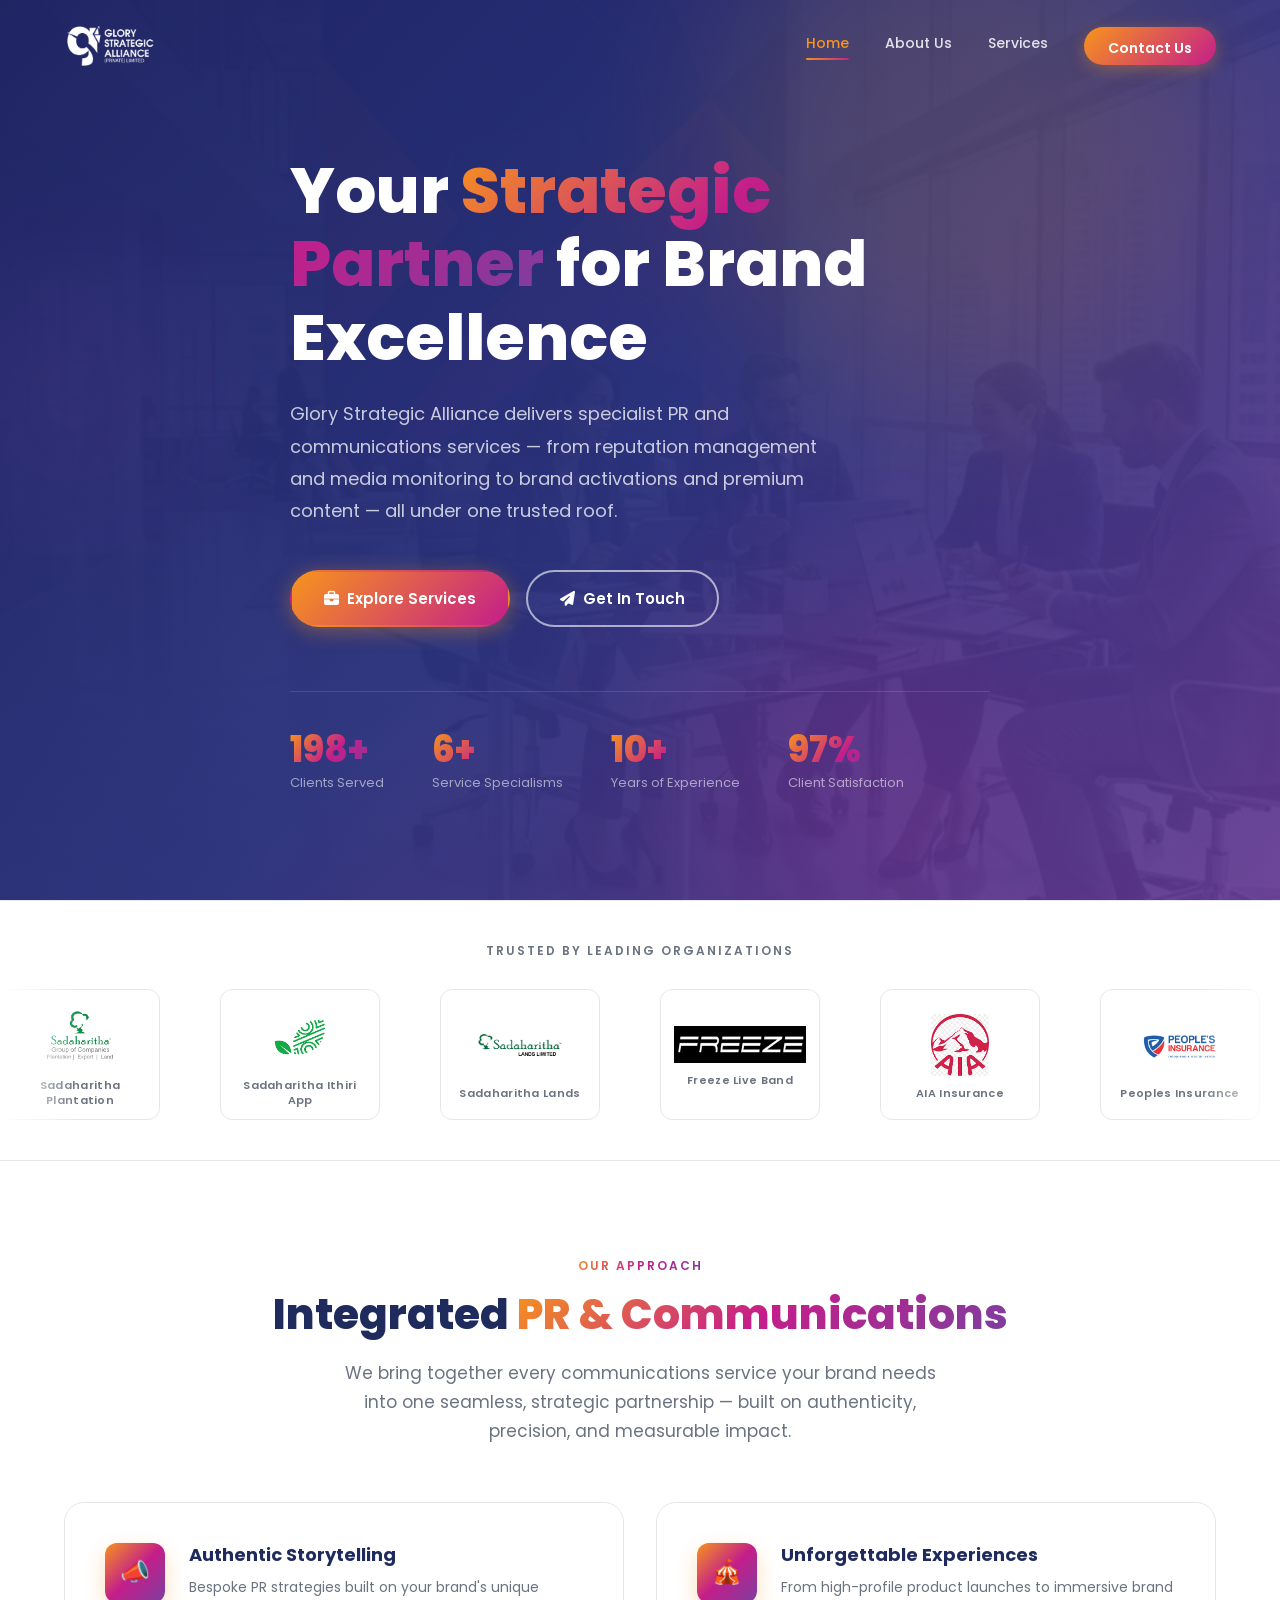
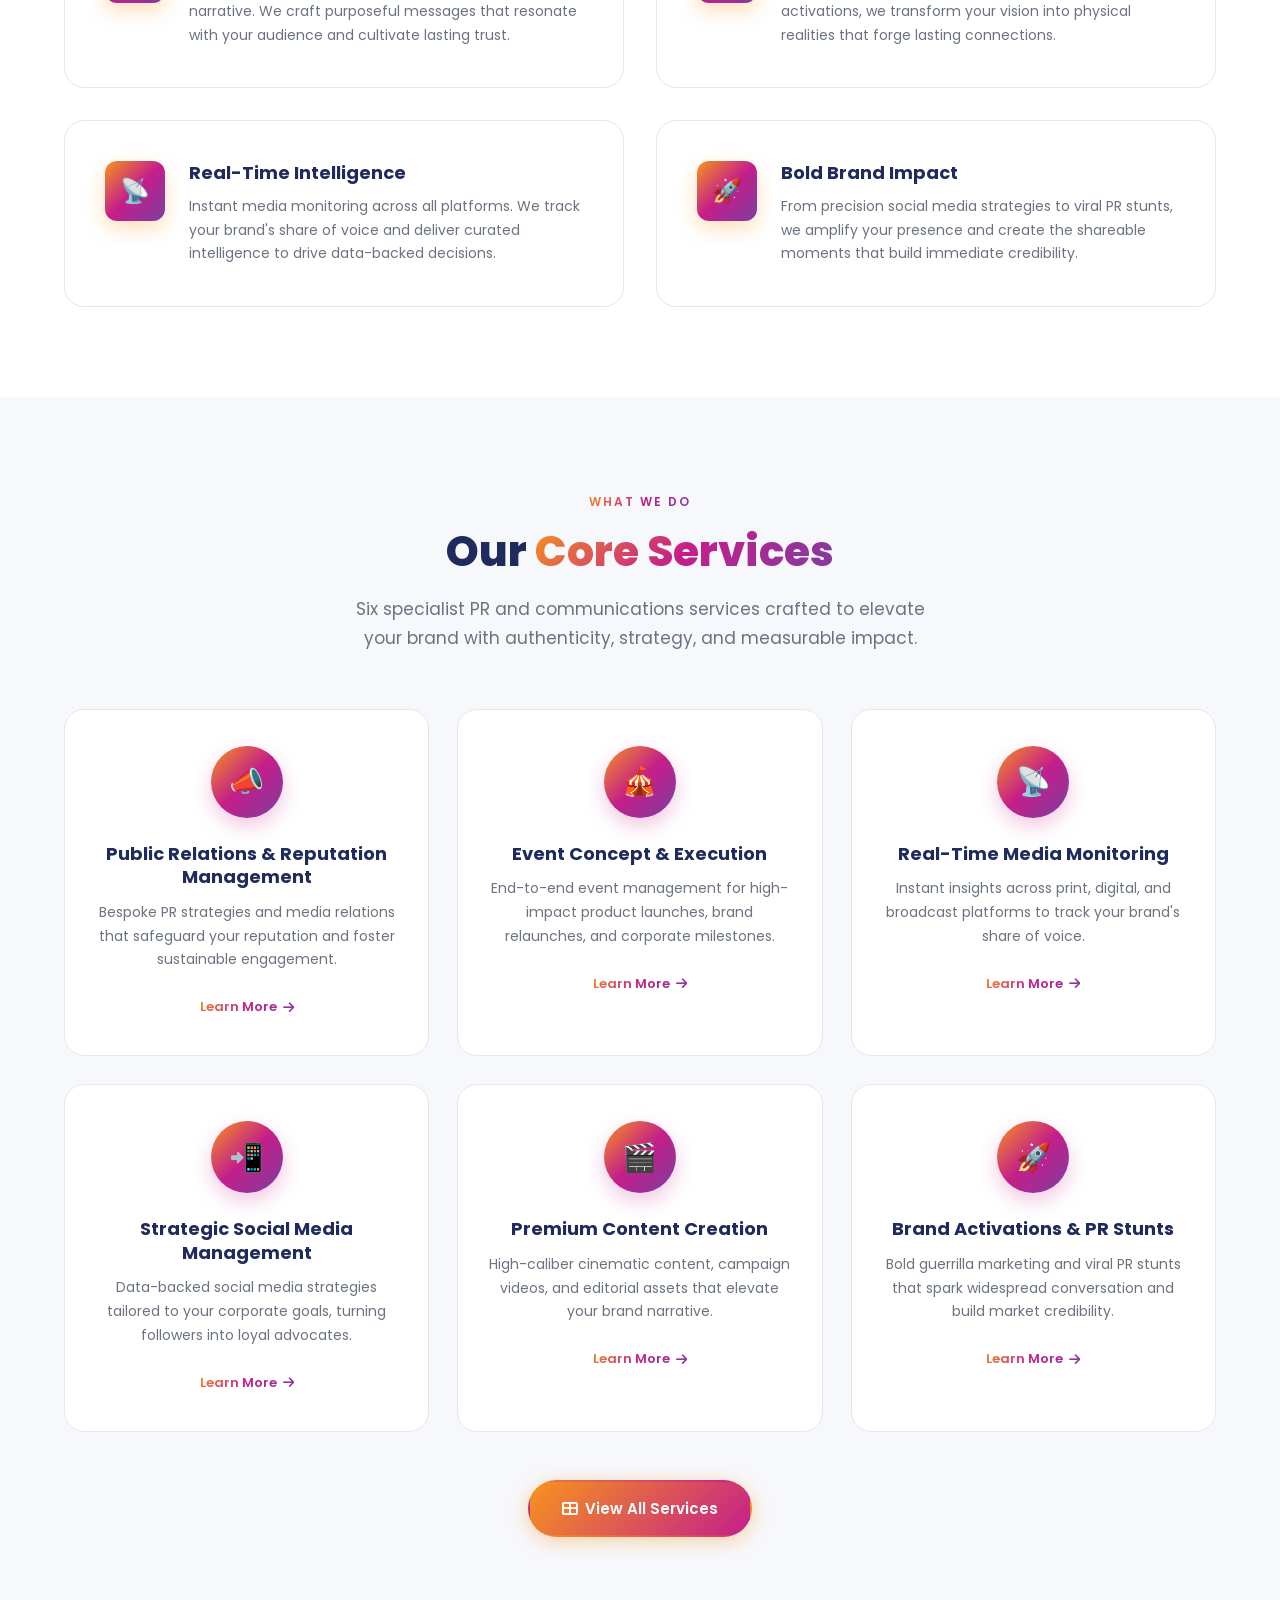
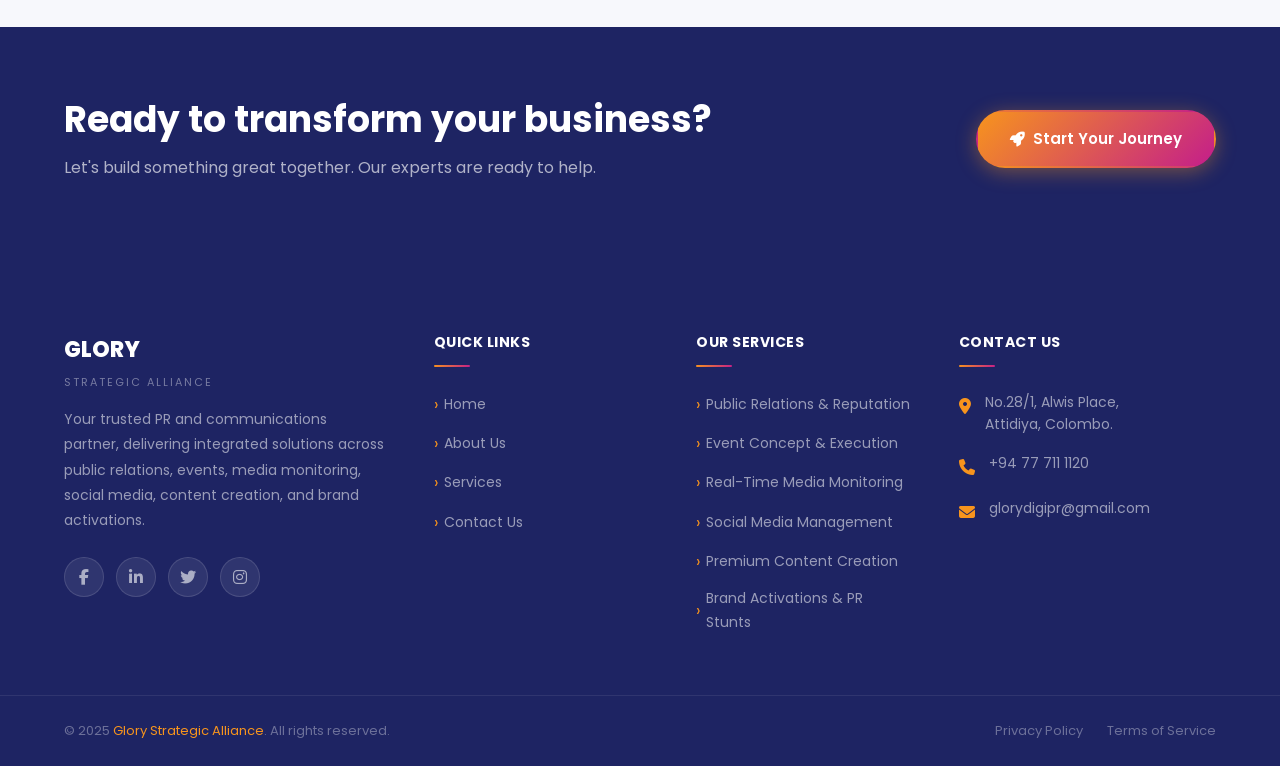
<file: index.html>
<!DOCTYPE html>
<html lang="en">
<head>
  <meta charset="UTF-8" />
  <meta name="viewport" content="width=device-width, initial-scale=1.0" />
  <title>Glory Strategic Alliance — Your One-Stop Business Partner</title>
  <meta name="description" content="Glory Strategic Alliance is a specialist PR and communications agency offering public relations, event management, media monitoring, social media, content creation, and brand activations." />
  <link rel="stylesheet" href="css/styles.css" />
  <link rel="stylesheet" href="https://cdnjs.cloudflare.com/ajax/libs/font-awesome/6.5.0/css/all.min.css" />
</head>
<body data-page="home">

  <!-- ========== NAVIGATION ========== -->
  <nav class="navbar" id="navbar" aria-label="Main Navigation">
    <div class="container navbar-inner">
      <a href="index.html" class="navbar-brand">
        <img src="images/logo.png" alt="Glory Strategic Alliance" class="navbar-logo" />
      </a>
      <div class="nav-links" id="navLinks">
        <a href="index.html" class="active">Home</a>
        <a href="about.html">About Us</a>
        <a href="services.html">Services</a>
        <a href="contact.html" class="nav-cta">Contact Us</a>
      </div>
      <button class="hamburger" id="hamburger" aria-label="Toggle menu" aria-expanded="false">
        <span></span><span></span><span></span>
      </button>
    </div>
  </nav>

  <!-- Mobile Nav -->
  <nav class="mobile-nav" id="mobileNav" aria-label="Mobile Navigation">
    <a href="index.html">Home</a>
    <a href="about.html">About Us</a>
    <a href="services.html">Services</a>
    <a href="contact.html" class="nav-cta">Contact Us</a>
  </nav>
  <div class="nav-overlay" id="navOverlay"></div>

  <!-- ========== HERO SECTION ========== -->
  <section class="hero" id="hero">
    <div class="hero-bg"></div>
    <div class="hero-overlay"></div>
    <div class="hero-shapes">
      <div class="hero-shape hero-shape-1"></div>
      <div class="hero-shape hero-shape-2"></div>
      <div class="hero-shape hero-shape-3"></div>
    </div>
    <div class="container">
      <div class="hero-content">
        <div style="height:48px;"></div>
        <h1>Your <span class="highlight">Strategic Partner</span> for Brand Excellence</h1>
        <p class="hero-description">
          Glory Strategic Alliance delivers specialist PR and communications services — from reputation management and media monitoring to brand activations and premium content — all under one trusted roof.
        </p>
        <div class="hero-ctas">
          <a href="services.html" class="btn btn-primary">
            <i class="fas fa-briefcase"></i> Explore Services
          </a>
          <a href="contact.html" class="btn btn-outline">
            <i class="fas fa-paper-plane"></i> Get In Touch
          </a>
        </div>
        <div class="hero-stats">
          <div class="hero-stat">
            <div class="hero-stat-number" data-target="200" data-suffix="+">0+</div>
            <div class="hero-stat-label">Clients Served</div>
          </div>
          <div class="hero-stat">
            <div class="hero-stat-number" data-target="6" data-suffix="+">0+</div>
            <div class="hero-stat-label">Service Specialisms</div>
          </div>
          <div class="hero-stat">
            <div class="hero-stat-number" data-target="10" data-suffix="+">0+</div>
            <div class="hero-stat-label">Years of Experience</div>
          </div>
          <div class="hero-stat">
            <div class="hero-stat-number" data-target="98" data-suffix="%">0%</div>
            <div class="hero-stat-label">Client Satisfaction</div>
          </div>
        </div>
      </div>
    </div>
  </section>

  <!-- ========== CLIENT SLIDER ========== -->
  <section class="clients-section">
    <div class="container">
      <p class="clients-label">Trusted by Leading Organizations</p>
    </div>
    <div class="slider-track-wrapper">
      <div class="slider-track" id="sliderTrack">
        <div class="client-logo">
          <img src="images/clients/sadaharithaplant.png" alt="Sadaharitha Plantation" />
          <span>Sadaharitha Plantation</span>
        </div>
        <div class="client-logo">
          <img src="images/clients/sadaharithaithiri.png" alt="Sadaharitha Ithiri App" />
          <span>Sadaharitha Ithiri App</span>
        </div>
        <div class="client-logo">
          <img src="images/clients/sadaharithalands.png" alt="Sadaharitha Lands" />
          <span>Sadaharitha Lands</span>
        </div>
        <div class="client-logo">
          <img src="images/clients/freeze.png" alt="Freeze Live Band" />
          <span>Freeze Live Band</span>
        </div>
        <div class="client-logo">
          <img src="images/clients/aia.png" alt="AIA Insurance" />
          <span>AIA Insurance</span>
        </div>
        <div class="client-logo">
          <img src="images/clients/peoplesinsuarance.png" alt="Peoples Insurance" />
          <span>Peoples Insurance</span>
        </div>
        <div class="client-logo">
          <img src="images/clients/shataxi.jpg" alt="Sha Taxi" />
          <span>Sha Taxi</span>
        </div>
        <div class="client-logo">
          <img src="images/clients/poia.png" alt="POIA - Palm Oil Industry Association" />
          <span>POIA</span>
        </div>
        <div class="client-logo">
          <img src="images/clients/asus.png" alt="ASUS Laptop" />
          <span>ASUS Laptop</span>
        </div>
        <div class="client-logo">
          <img src="images/clients/apexaura.png" alt="APEX AURA" />
          <span>APEX AURA</span>
        </div>
        <!-- Duplicate set for seamless loop -->
        <div class="client-logo">
          <img src="images/clients/sadaharithaplant.png" alt="Sadaharitha Plantation" />
          <span>Sadaharitha Plantation</span>
        </div>
        <div class="client-logo">
          <img src="images/clients/sadaharithaithiri.png" alt="Sadaharitha Ithiri App" />
          <span>Sadaharitha Ithiri App</span>
        </div>
        <div class="client-logo">
          <img src="images/clients/sadaharithalands.png" alt="Sadaharitha Lands" />
          <span>Sadaharitha Lands</span>
        </div>
        <div class="client-logo">
          <img src="images/clients/freeze.png" alt="Freeze Live Band" />
          <span>Freeze Live Band</span>
        </div>
        <div class="client-logo">
          <img src="images/clients/aia.png" alt="AIA Insurance" />
          <span>AIA Insurance</span>
        </div>
        <div class="client-logo">
          <img src="images/clients/peoplesinsuarance.png" alt="Peoples Insurance" />
          <span>Peoples Insurance</span>
        </div>
        <div class="client-logo">
          <img src="images/clients/shataxi.jpg" alt="Sha Taxi" />
          <span>Sha Taxi</span>
        </div>
        <div class="client-logo">
          <img src="images/clients/poia.png" alt="POIA - Palm Oil Industry Association" />
          <span>POIA</span>
        </div>
        <div class="client-logo">
          <img src="images/clients/asus.png" alt="ASUS Laptop" />
          <span>ASUS Laptop</span>
        </div>
        <div class="client-logo">
          <img src="images/clients/apexaura.png" alt="APEX AURA" />
          <span>APEX AURA</span>
        </div>
      </div>
    </div>
  </section>

  <!-- ========== ONE-STOP SHOP SECTION ========== -->
  <section class="section" id="onestop">
    <div class="container">
      <div class="section-header centered reveal">
        <span class="section-tag">Our Approach</span>
        <h2 class="section-heading">Integrated <span>PR & Communications</span></h2>
        <p class="section-subtext">We bring together every communications service your brand needs into one seamless, strategic partnership — built on authenticity, precision, and measurable impact.</p>
      </div>
      <div class="onestop-grid">
        <div class="onestop-card reveal reveal-delay-1">
          <div class="onestop-icon">📣</div>
          <div class="onestop-body">
            <h3>Authentic Storytelling</h3>
            <p>Bespoke PR strategies built on your brand's unique narrative. We craft purposeful messages that resonate with your audience and cultivate lasting trust.</p>
          </div>
        </div>
        <div class="onestop-card reveal reveal-delay-2">
          <div class="onestop-icon">🎪</div>
          <div class="onestop-body">
            <h3>Unforgettable Experiences</h3>
            <p>From high-profile product launches to immersive brand activations, we transform your vision into physical realities that forge lasting connections.</p>
          </div>
        </div>
        <div class="onestop-card reveal reveal-delay-3">
          <div class="onestop-icon">📡</div>
          <div class="onestop-body">
            <h3>Real-Time Intelligence</h3>
            <p>Instant media monitoring across all platforms. We track your brand's share of voice and deliver curated intelligence to drive data-backed decisions.</p>
          </div>
        </div>
        <div class="onestop-card reveal reveal-delay-4">
          <div class="onestop-icon">🚀</div>
          <div class="onestop-body">
            <h3>Bold Brand Impact</h3>
            <p>From precision social media strategies to viral PR stunts, we amplify your presence and create the shareable moments that build immediate credibility.</p>
          </div>
        </div>
      </div>
    </div>
  </section>

  <!-- ========== SERVICES PREVIEW ========== -->
  <section class="section section-light" id="services-preview">
    <div class="container">
      <div class="section-header centered reveal">
        <span class="section-tag">What We Do</span>
        <h2 class="section-heading">Our <span>Core Services</span></h2>
        <p class="section-subtext">Six specialist PR and communications services crafted to elevate your brand with authenticity, strategy, and measurable impact.</p>
      </div>
      <div class="services-grid">
        <div class="service-card reveal reveal-delay-1">
          <div class="service-icon-wrap">📣</div>
          <h3>Public Relations &amp; Reputation Management</h3>
          <p>Bespoke PR strategies and media relations that safeguard your reputation and foster sustainable engagement.</p>
          <a href="services.html" class="service-link">Learn More <i class="fas fa-arrow-right"></i></a>
        </div>
        <div class="service-card reveal reveal-delay-2">
          <div class="service-icon-wrap">🎪</div>
          <h3>Event Concept &amp; Execution</h3>
          <p>End-to-end event management for high-impact product launches, brand relaunches, and corporate milestones.</p>
          <a href="services.html" class="service-link">Learn More <i class="fas fa-arrow-right"></i></a>
        </div>
        <div class="service-card reveal reveal-delay-3">
          <div class="service-icon-wrap">📡</div>
          <h3>Real-Time Media Monitoring</h3>
          <p>Instant insights across print, digital, and broadcast platforms to track your brand's share of voice.</p>
          <a href="services.html" class="service-link">Learn More <i class="fas fa-arrow-right"></i></a>
        </div>
        <div class="service-card reveal reveal-delay-1">
          <div class="service-icon-wrap">📲</div>
          <h3>Strategic Social Media Management</h3>
          <p>Data-backed social media strategies tailored to your corporate goals, turning followers into loyal advocates.</p>
          <a href="services.html" class="service-link">Learn More <i class="fas fa-arrow-right"></i></a>
        </div>
        <div class="service-card reveal reveal-delay-2">
          <div class="service-icon-wrap">🎬</div>
          <h3>Premium Content Creation</h3>
          <p>High-caliber cinematic content, campaign videos, and editorial assets that elevate your brand narrative.</p>
          <a href="services.html" class="service-link">Learn More <i class="fas fa-arrow-right"></i></a>
        </div>
        <div class="service-card reveal reveal-delay-3">
          <div class="service-icon-wrap">🚀</div>
          <h3>Brand Activations &amp; PR Stunts</h3>
          <p>Bold guerrilla marketing and viral PR stunts that spark widespread conversation and build market credibility.</p>
          <a href="services.html" class="service-link">Learn More <i class="fas fa-arrow-right"></i></a>
        </div>
      </div>
      <div style="text-align:center; margin-top: 48px;">
        <a href="services.html" class="btn btn-primary reveal">
          <i class="fas fa-th-large"></i> View All Services
        </a>
      </div>
    </div>
  </section>

  <!-- ========== CTA BANNER ========== -->
  <section class="section section-dark" style="padding: 70px 0;">
    <div class="container" style="display:flex; align-items:center; justify-content:space-between; flex-wrap:wrap; gap:32px;">
      <div class="reveal">
        <h2 style="color:var(--white); font-size:clamp(24px,3.5vw,36px); margin-bottom:10px;">Ready to transform your business?</h2>
        <p style="color:rgba(255,255,255,0.65); font-size:16px;">Let's build something great together. Our experts are ready to help.</p>
      </div>
      <a href="contact.html" class="btn btn-primary reveal" style="flex-shrink:0;">
        <i class="fas fa-rocket"></i> Start Your Journey
      </a>
    </div>
  </section>

  <!-- ========== FOOTER ========== -->
  <footer class="footer">
    <div class="container">
      <div class="footer-grid">
        <div>
          <div class="footer-brand-name">GLORY</div>
          <div class="footer-brand-tag">Strategic Alliance</div>
          <p class="footer-about">Your trusted PR and communications partner, delivering integrated solutions across public relations, events, media monitoring, social media, content creation, and brand activations.</p>
          <div class="footer-socials">
            <a href="#" class="social-icon" aria-label="Facebook"><i class="fab fa-facebook-f"></i></a>
            <a href="#" class="social-icon" aria-label="LinkedIn"><i class="fab fa-linkedin-in"></i></a>
            <a href="#" class="social-icon" aria-label="Twitter"><i class="fab fa-twitter"></i></a>
            <a href="#" class="social-icon" aria-label="Instagram"><i class="fab fa-instagram"></i></a>
          </div>
        </div>
        <div>
          <div class="footer-heading">Quick Links</div>
          <ul class="footer-links">
            <li><a href="index.html">Home</a></li>
            <li><a href="about.html">About Us</a></li>
            <li><a href="services.html">Services</a></li>
            <li><a href="contact.html">Contact Us</a></li>
          </ul>
        </div>
        <div>
          <div class="footer-heading">Our Services</div>
          <ul class="footer-links">
            <li><a href="services.html">Public Relations &amp; Reputation</a></li>
            <li><a href="services.html">Event Concept &amp; Execution</a></li>
            <li><a href="services.html">Real-Time Media Monitoring</a></li>
            <li><a href="services.html">Social Media Management</a></li>
            <li><a href="services.html">Premium Content Creation</a></li>
            <li><a href="services.html">Brand Activations &amp; PR Stunts</a></li>
          </ul>
        </div>
        <div>
          <div class="footer-heading">Contact Us</div>
          <div class="footer-contact-item">
            <span class="footer-contact-icon"><i class="fas fa-map-marker-alt"></i></span>
            <span class="footer-contact-text">No.28/1, Alwis Place,<br>Attidiya, Colombo.</span>
          </div>
          <div class="footer-contact-item">
            <span class="footer-contact-icon"><i class="fas fa-phone"></i></span>
            <span class="footer-contact-text"><a href="tel:+94777111120">+94 77 711 1120</a></span>
          </div>
          <div class="footer-contact-item">
            <span class="footer-contact-icon"><i class="fas fa-envelope"></i></span>
            <span class="footer-contact-text"><a href="mailto:glorydigipr@gmail.com">glorydigipr@gmail.com</a></span>
          </div>
        </div>
      </div>
    </div>
    <div class="footer-bottom">
      <div class="container" style="display:flex; width:100%; align-items:center; justify-content:space-between; flex-wrap:wrap; gap:12px;">
        <p class="footer-copy">&copy; 2025 <a href="index.html">Glory Strategic Alliance</a>. All rights reserved.</p>
        <div class="footer-bottom-links">
          <a href="#">Privacy Policy</a>
          <a href="#">Terms of Service</a>
        </div>
      </div>
    </div>
  </footer>

  <script src="js/main.js"></script>
</body>
</html>
</file>
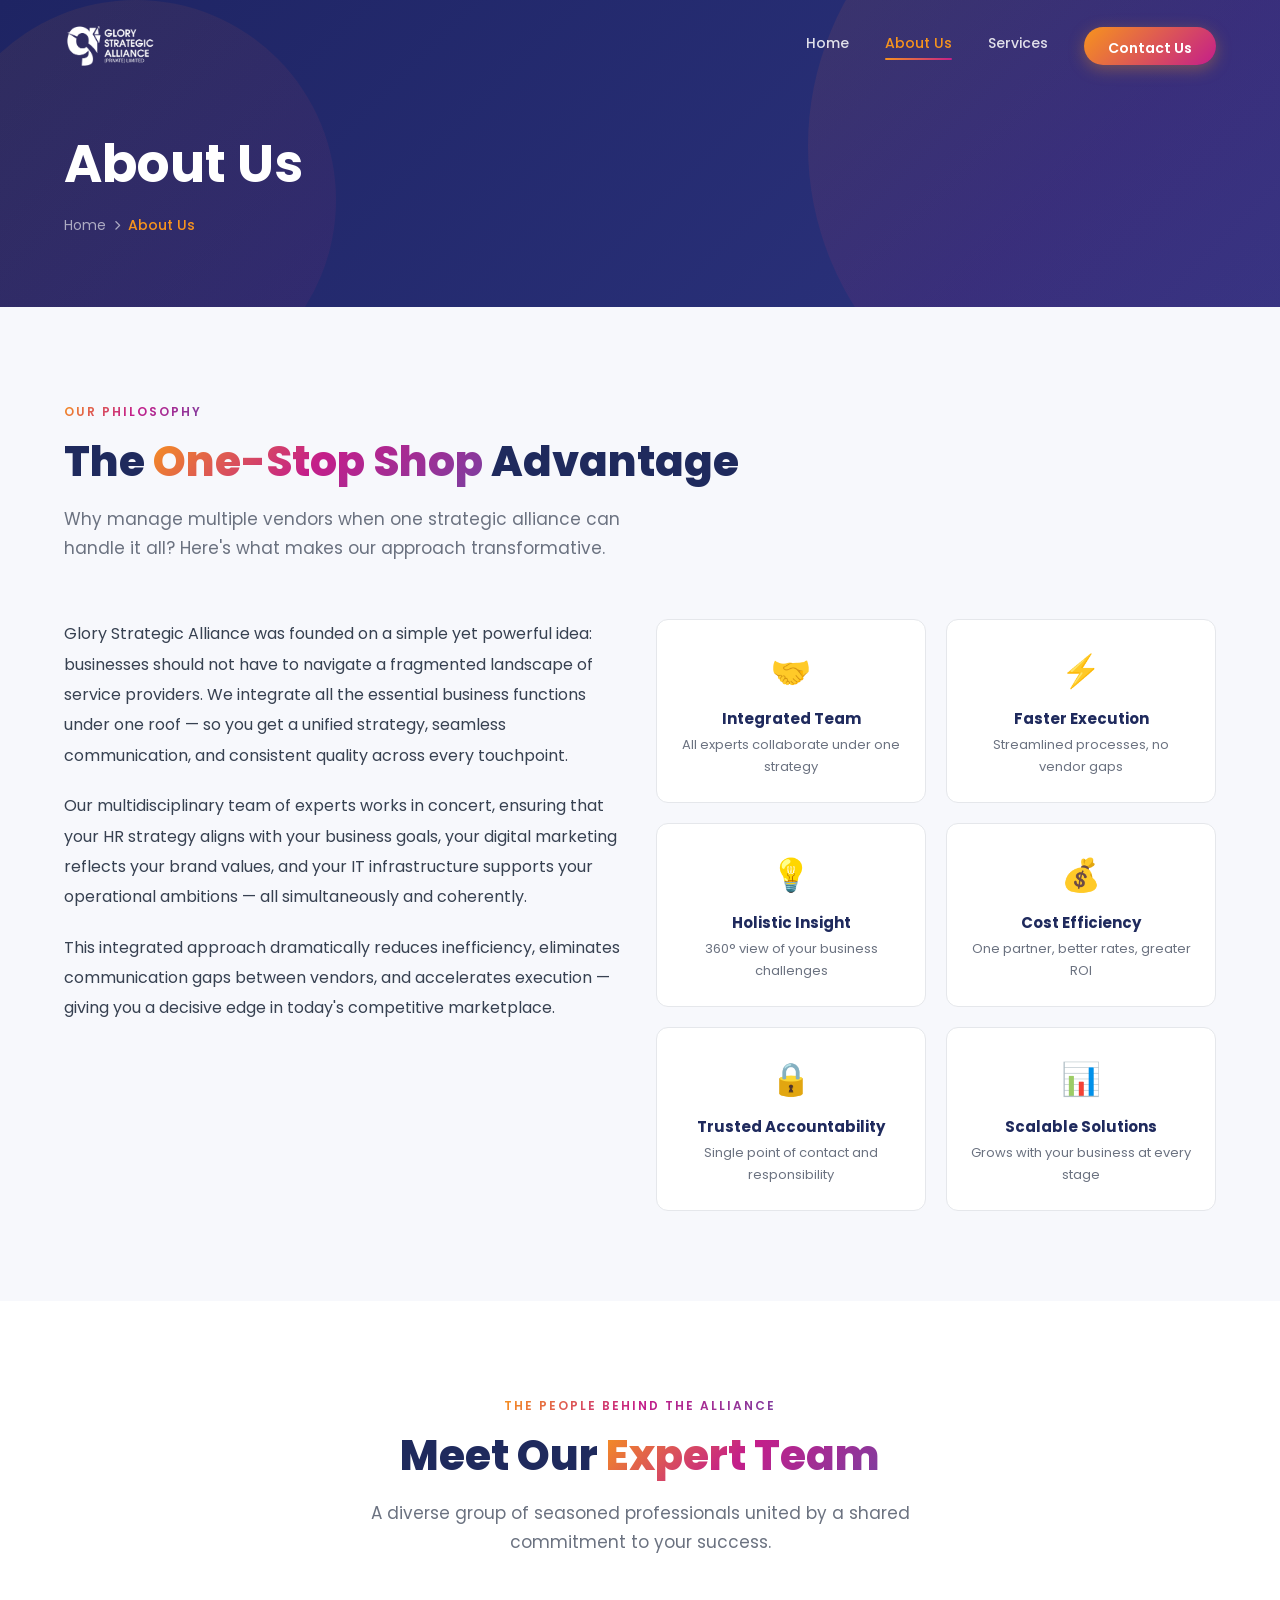
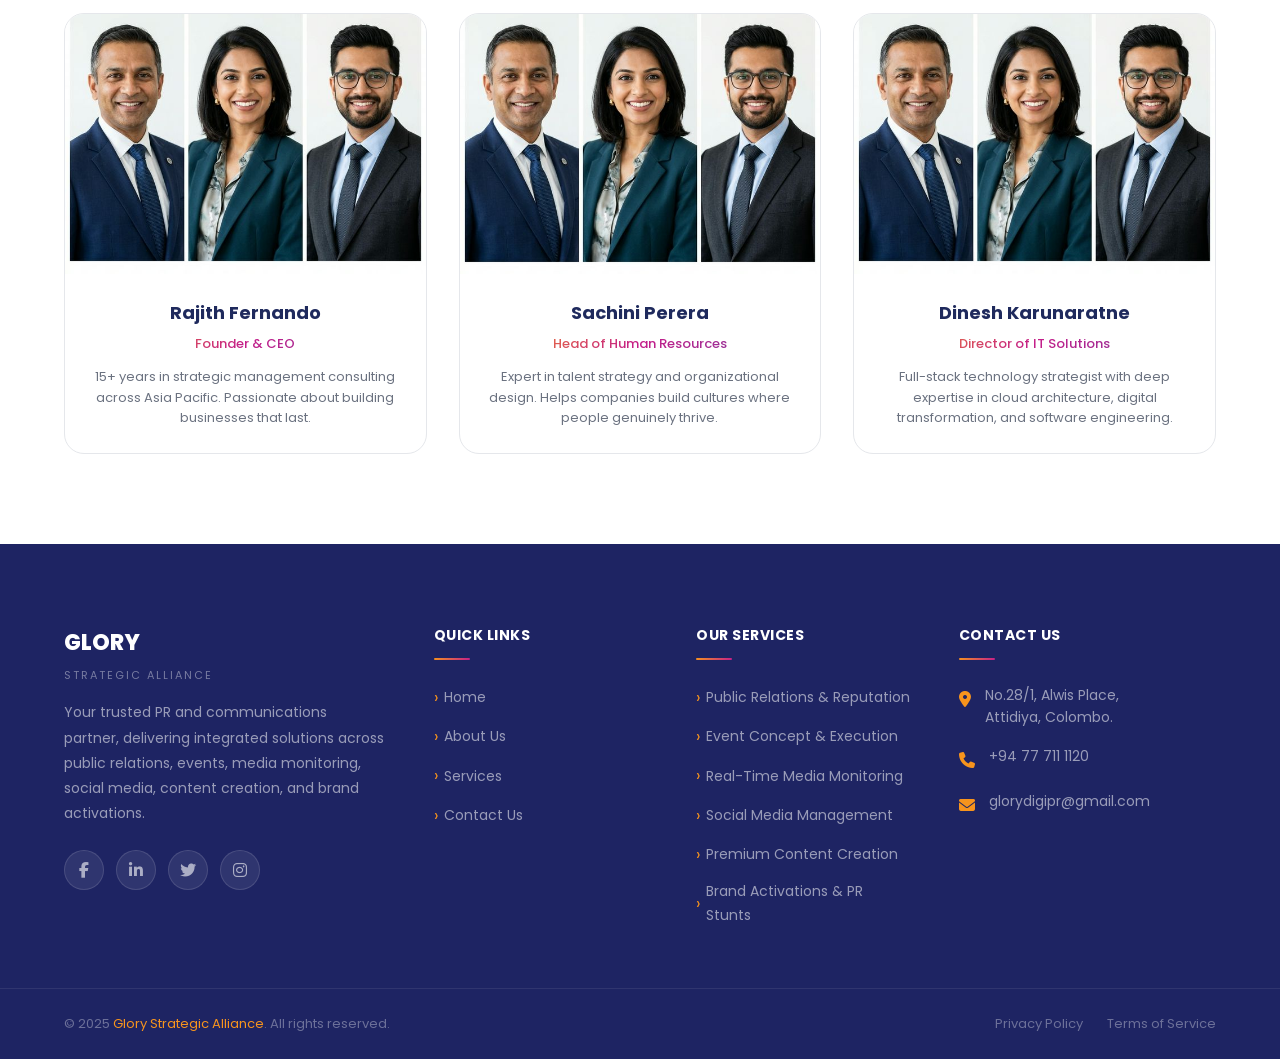
<file: about.html>
<!DOCTYPE html>
<html lang="en">
<head>
  <meta charset="UTF-8" />
  <meta name="viewport" content="width=device-width, initial-scale=1.0" />
  <title>About Us — Glory Strategic Alliance</title>
  <meta name="description" content="Learn about Glory Strategic Alliance — our mission, vision, values, and the expert team driving your business forward." />
  <link rel="stylesheet" href="css/styles.css" />
  <link rel="stylesheet" href="https://cdnjs.cloudflare.com/ajax/libs/font-awesome/6.5.0/css/all.min.css" />
</head>
<body data-page="about">

  <!-- ========== NAVIGATION ========== -->
  <nav class="navbar scrolled" id="navbar">
    <div class="container navbar-inner">
      <a href="index.html" class="navbar-brand">
        <img src="images/logo.png" alt="Glory Strategic Alliance" class="navbar-logo" />
      </a>
      <div class="nav-links">
        <a href="index.html">Home</a>
        <a href="about.html" class="active">About Us</a>
        <a href="services.html">Services</a>
        <a href="contact.html" class="nav-cta">Contact Us</a>
      </div>
      <button class="hamburger" id="hamburger" aria-label="Toggle menu" aria-expanded="false">
        <span></span><span></span><span></span>
      </button>
    </div>
  </nav>
  <nav class="mobile-nav" id="mobileNav">
    <a href="index.html">Home</a>
    <a href="about.html" class="active">About Us</a>
    <a href="services.html">Services</a>
    <a href="contact.html" class="nav-cta">Contact Us</a>
  </nav>
  <div class="nav-overlay" id="navOverlay"></div>

  <!-- ========== PAGE BANNER ========== -->
  <section class="page-banner">
    <div class="container page-banner-content">
      <h1>About Us</h1>
      <nav class="breadcrumb" aria-label="Breadcrumb">
        <a href="index.html">Home</a>
        <span class="sep"><i class="fas fa-chevron-right"></i></span>
        <span class="current">About Us</span>
      </nav>
    </div>
  </section>



  <!-- ========== ONE-STOP SHOP EXPANDED ========== -->
  <section class="section section-light">
    <div class="container">
      <div class="section-header reveal">
        <span class="section-tag">Our Philosophy</span>
        <h2 class="section-heading">The <span>One-Stop Shop</span> Advantage</h2>
        <p class="section-subtext">Why manage multiple vendors when one strategic alliance can handle it all? Here's what makes our approach transformative.</p>
      </div>
      <div style="display:grid; grid-template-columns:1fr 1fr; gap:32px; margin-top:0;">

        <!-- Column 1: Text -->
        <div class="reveal reveal-delay-1">
          <p style="font-size:16px; color:var(--text-body); line-height:1.9; margin-bottom:20px;">
            Glory Strategic Alliance was founded on a simple yet powerful idea: businesses should not have to navigate a fragmented landscape of service providers. We integrate all the essential business functions under one roof — so you get a unified strategy, seamless communication, and consistent quality across every touchpoint.
          </p>
          <p style="font-size:16px; color:var(--text-body); line-height:1.9; margin-bottom:20px;">
            Our multidisciplinary team of experts works in concert, ensuring that your HR strategy aligns with your business goals, your digital marketing reflects your brand values, and your IT infrastructure supports your operational ambitions — all simultaneously and coherently.
          </p>
          <p style="font-size:16px; color:var(--text-body); line-height:1.9;">
            This integrated approach dramatically reduces inefficiency, eliminates communication gaps between vendors, and accelerates execution — giving you a decisive edge in today's competitive marketplace.
          </p>
        </div>

        <!-- Column 2: Pillars grid -->
        <div style="display:grid; grid-template-columns:1fr 1fr; gap:20px;" class="reveal reveal-delay-2">
          <div style="background:var(--white); border-radius:var(--radius-md); padding:24px; border:1px solid var(--border); text-align:center;">
            <div style="font-size:32px; margin-bottom:10px;">🤝</div>
            <h4 style="font-size:15px; color:var(--text-dark); margin-bottom:6px;">Integrated Team</h4>
            <p style="font-size:13px; color:var(--mid-gray);">All experts collaborate under one strategy</p>
          </div>
          <div style="background:var(--white); border-radius:var(--radius-md); padding:24px; border:1px solid var(--border); text-align:center;">
            <div style="font-size:32px; margin-bottom:10px;">⚡</div>
            <h4 style="font-size:15px; color:var(--text-dark); margin-bottom:6px;">Faster Execution</h4>
            <p style="font-size:13px; color:var(--mid-gray);">Streamlined processes, no vendor gaps</p>
          </div>
          <div style="background:var(--white); border-radius:var(--radius-md); padding:24px; border:1px solid var(--border); text-align:center;">
            <div style="font-size:32px; margin-bottom:10px;">💡</div>
            <h4 style="font-size:15px; color:var(--text-dark); margin-bottom:6px;">Holistic Insight</h4>
            <p style="font-size:13px; color:var(--mid-gray);">360° view of your business challenges</p>
          </div>
          <div style="background:var(--white); border-radius:var(--radius-md); padding:24px; border:1px solid var(--border); text-align:center;">
            <div style="font-size:32px; margin-bottom:10px;">💰</div>
            <h4 style="font-size:15px; color:var(--text-dark); margin-bottom:6px;">Cost Efficiency</h4>
            <p style="font-size:13px; color:var(--mid-gray);">One partner, better rates, greater ROI</p>
          </div>
          <div style="background:var(--white); border-radius:var(--radius-md); padding:24px; border:1px solid var(--border); text-align:center;">
            <div style="font-size:32px; margin-bottom:10px;">🔒</div>
            <h4 style="font-size:15px; color:var(--text-dark); margin-bottom:6px;">Trusted Accountability</h4>
            <p style="font-size:13px; color:var(--mid-gray);">Single point of contact and responsibility</p>
          </div>
          <div style="background:var(--white); border-radius:var(--radius-md); padding:24px; border:1px solid var(--border); text-align:center;">
            <div style="font-size:32px; margin-bottom:10px;">📊</div>
            <h4 style="font-size:15px; color:var(--text-dark); margin-bottom:6px;">Scalable Solutions</h4>
            <p style="font-size:13px; color:var(--mid-gray);">Grows with your business at every stage</p>
          </div>
        </div>
      </div>
    </div>
  </section>

  <!-- ========== TEAM SECTION ========== -->
  <section class="section">
    <div class="container">
      <div class="section-header centered reveal">
        <span class="section-tag">The People Behind the Alliance</span>
        <h2 class="section-heading">Meet Our <span>Expert Team</span></h2>
        <p class="section-subtext">A diverse group of seasoned professionals united by a shared commitment to your success.</p>
      </div>
      <div class="team-grid">
        <div class="team-card reveal reveal-delay-1">
          <div class="team-photo-wrap">
            <img src="images/team-group.jpg" alt="Rajith Fernando — Founder & CEO" style="object-position: 0% center;" />
            <div class="team-overlay">
              <a href="#" class="team-social-link" aria-label="LinkedIn"><i class="fab fa-linkedin-in"></i></a>
              <a href="#" class="team-social-link" aria-label="Email"><i class="fas fa-envelope"></i></a>
            </div>
          </div>
          <div class="team-info">
            <div class="team-name">Rajith Fernando</div>
            <div class="team-role">Founder & CEO</div>
            <p class="team-bio">15+ years in strategic management consulting across Asia Pacific. Passionate about building businesses that last.</p>
          </div>
        </div>
        <div class="team-card reveal reveal-delay-2">
          <div class="team-photo-wrap">
            <img src="images/team-group.jpg" alt="Sachini Perera — Head of HR" style="object-position: 50% center;" />
            <div class="team-overlay">
              <a href="#" class="team-social-link" aria-label="LinkedIn"><i class="fab fa-linkedin-in"></i></a>
              <a href="#" class="team-social-link" aria-label="Email"><i class="fas fa-envelope"></i></a>
            </div>
          </div>
          <div class="team-info">
            <div class="team-name">Sachini Perera</div>
            <div class="team-role">Head of Human Resources</div>
            <p class="team-bio">Expert in talent strategy and organizational design. Helps companies build cultures where people genuinely thrive.</p>
          </div>
        </div>
        <div class="team-card reveal reveal-delay-3">
          <div class="team-photo-wrap">
            <img src="images/team-group.jpg" alt="Dinesh Karunaratne — IT Director" style="object-position: 100% center;" />
            <div class="team-overlay">
              <a href="#" class="team-social-link" aria-label="LinkedIn"><i class="fab fa-linkedin-in"></i></a>
              <a href="#" class="team-social-link" aria-label="Email"><i class="fas fa-envelope"></i></a>
            </div>
          </div>
          <div class="team-info">
            <div class="team-name">Dinesh Karunaratne</div>
            <div class="team-role">Director of IT Solutions</div>
            <p class="team-bio">Full-stack technology strategist with deep expertise in cloud architecture, digital transformation, and software engineering.</p>
          </div>
        </div>
      </div>
    </div>
  </section>

  <!-- ========== FOOTER ========== -->
  <footer class="footer">
    <div class="container">
      <div class="footer-grid">
        <div>
          <div class="footer-brand-name">GLORY</div>
          <div class="footer-brand-tag">Strategic Alliance</div>
          <p class="footer-about">Your trusted PR and communications partner, delivering integrated solutions across public relations, events, media monitoring, social media, content creation, and brand activations.</p>
          <div class="footer-socials">
            <a href="#" class="social-icon" aria-label="Facebook"><i class="fab fa-facebook-f"></i></a>
            <a href="#" class="social-icon" aria-label="LinkedIn"><i class="fab fa-linkedin-in"></i></a>
            <a href="#" class="social-icon" aria-label="Twitter"><i class="fab fa-twitter"></i></a>
            <a href="#" class="social-icon" aria-label="Instagram"><i class="fab fa-instagram"></i></a>
          </div>
        </div>
        <div>
          <div class="footer-heading">Quick Links</div>
          <ul class="footer-links">
            <li><a href="index.html">Home</a></li>
            <li><a href="about.html">About Us</a></li>
            <li><a href="services.html">Services</a></li>
            <li><a href="contact.html">Contact Us</a></li>
          </ul>
        </div>
        <div>
          <div class="footer-heading">Our Services</div>
          <ul class="footer-links">
            <li><a href="services.html">Public Relations &amp; Reputation</a></li>
            <li><a href="services.html">Event Concept &amp; Execution</a></li>
            <li><a href="services.html">Real-Time Media Monitoring</a></li>
            <li><a href="services.html">Social Media Management</a></li>
            <li><a href="services.html">Premium Content Creation</a></li>
            <li><a href="services.html">Brand Activations &amp; PR Stunts</a></li>
          </ul>
        </div>
        <div>
          <div class="footer-heading">Contact Us</div>
          <div class="footer-contact-item">
            <span class="footer-contact-icon"><i class="fas fa-map-marker-alt"></i></span>
            <span class="footer-contact-text">No.28/1, Alwis Place,<br>Attidiya, Colombo.</span>
          </div>
          <div class="footer-contact-item">
            <span class="footer-contact-icon"><i class="fas fa-phone"></i></span>
            <span class="footer-contact-text"><a href="tel:+94777111120">+94 77 711 1120</a></span>
          </div>
          <div class="footer-contact-item">
            <span class="footer-contact-icon"><i class="fas fa-envelope"></i></span>
            <span class="footer-contact-text"><a href="mailto:glorydigipr@gmail.com">glorydigipr@gmail.com</a></span>
          </div>
        </div>
      </div>
    </div>
    <div class="footer-bottom">
      <div class="container" style="display:flex; width:100%; align-items:center; justify-content:space-between; flex-wrap:wrap; gap:12px;">
        <p class="footer-copy">&copy; 2025 <a href="index.html">Glory Strategic Alliance</a>. All rights reserved.</p>
        <div class="footer-bottom-links">
          <a href="#">Privacy Policy</a>
          <a href="#">Terms of Service</a>
        </div>
      </div>
    </div>
  </footer>

  <script src="js/main.js"></script>
</body>
</html>
</file>
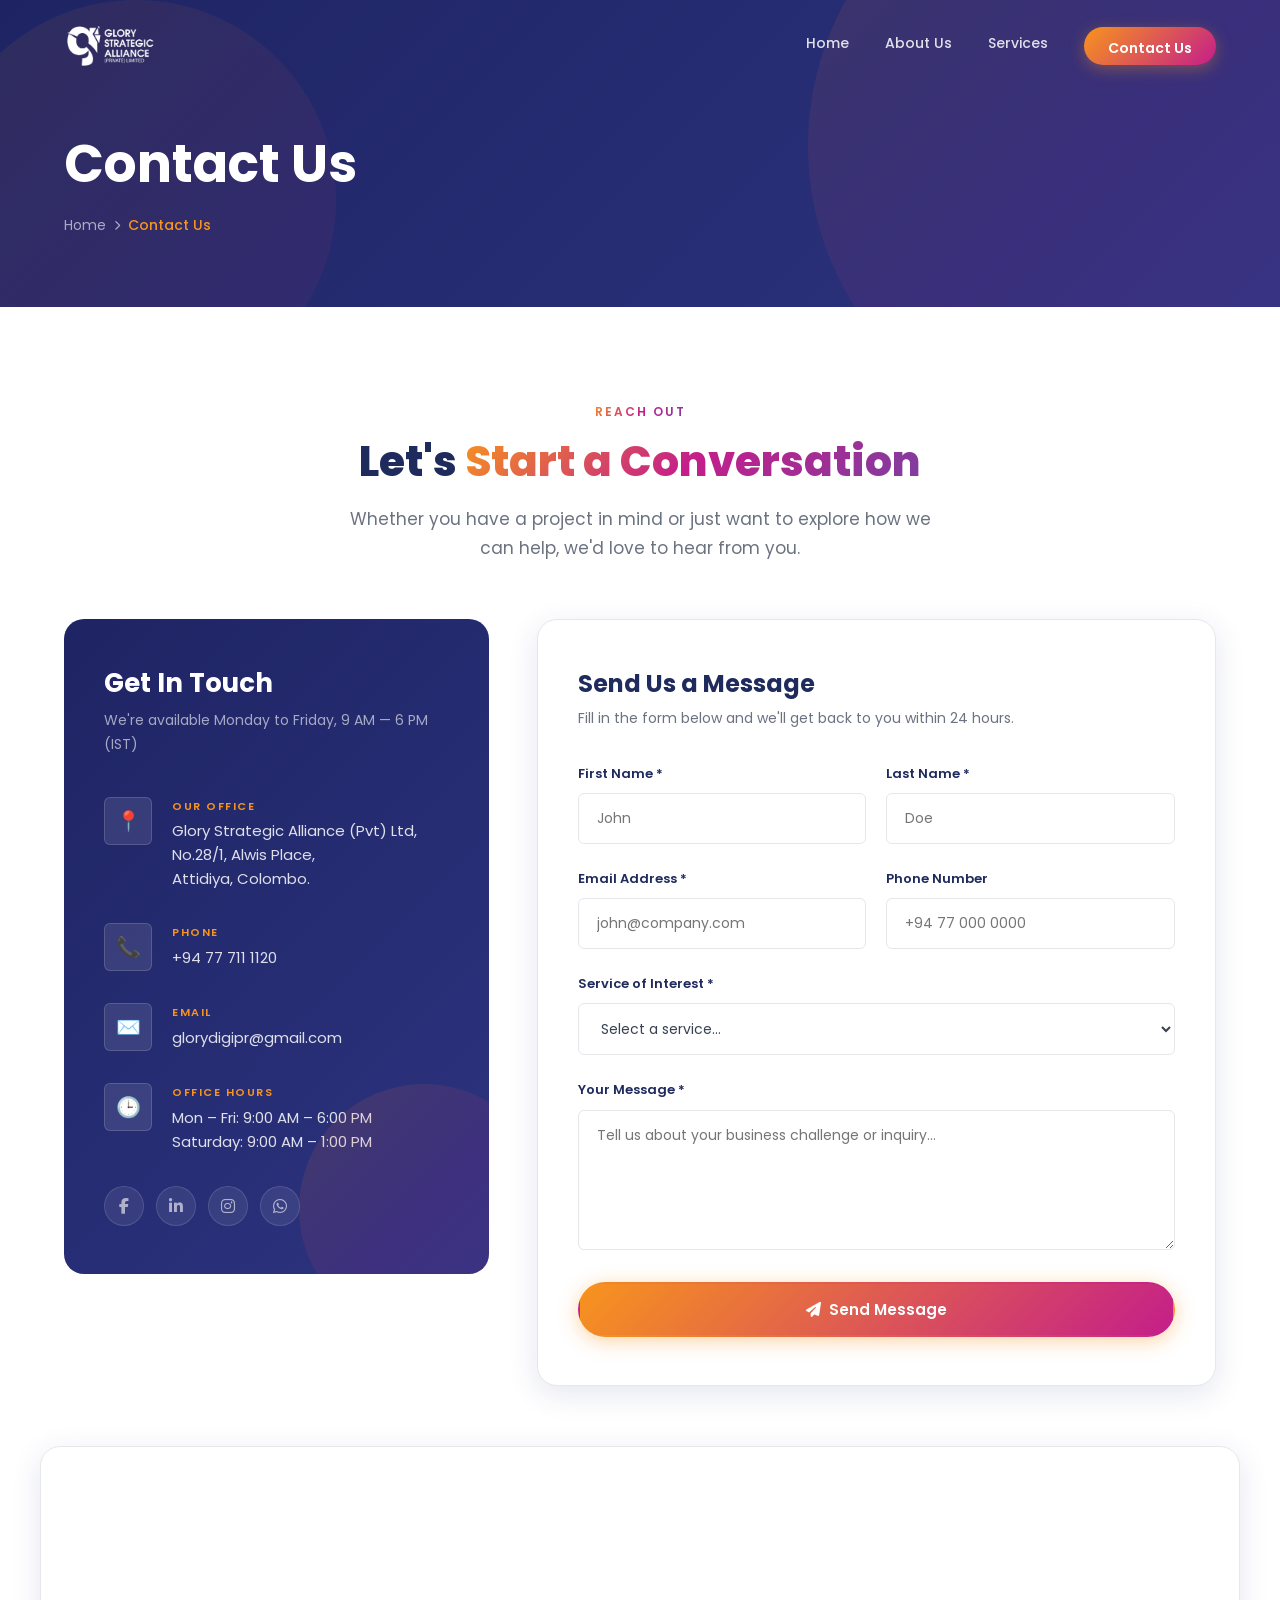
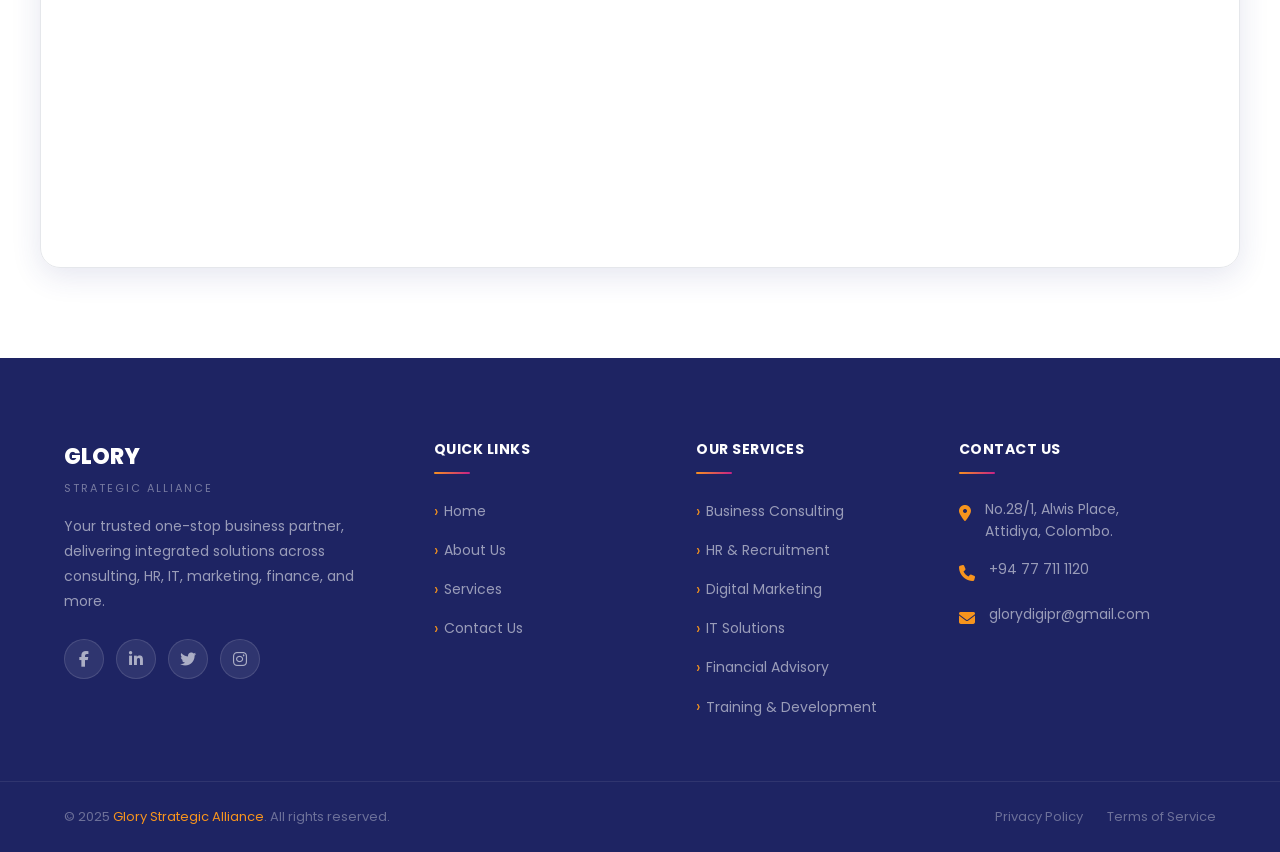
<file: contact.html>
<!DOCTYPE html>
<html lang="en">
<head>
  <meta charset="UTF-8" />
  <meta name="viewport" content="width=device-width, initial-scale=1.0" />
  <title>Contact Us — Glory Strategic Alliance</title>
  <meta name="description" content="Get in touch with Glory Strategic Alliance. Find our contact details, send us a message, or locate us on the map." />
  <link rel="stylesheet" href="css/styles.css" />
  <link rel="stylesheet" href="https://cdnjs.cloudflare.com/ajax/libs/font-awesome/6.5.0/css/all.min.css" />
</head>
<body data-page="contact">

  <!-- ========== NAVIGATION ========== -->
  <nav class="navbar scrolled" id="navbar">
    <div class="container navbar-inner">
      <a href="index.html" class="navbar-brand">
        <img src="images/logo.png" alt="Glory Strategic Alliance" class="navbar-logo" />
      </a>
      <div class="nav-links">
        <a href="index.html">Home</a>
        <a href="about.html">About Us</a>
        <a href="services.html">Services</a>
        <a href="contact.html" class="nav-cta active">Contact Us</a>
      </div>
      <button class="hamburger" id="hamburger" aria-label="Toggle menu" aria-expanded="false">
        <span></span><span></span><span></span>
      </button>
    </div>
  </nav>
  <nav class="mobile-nav" id="mobileNav">
    <a href="index.html">Home</a>
    <a href="about.html">About Us</a>
    <a href="services.html">Services</a>
    <a href="contact.html" class="nav-cta active">Contact Us</a>
  </nav>
  <div class="nav-overlay" id="navOverlay"></div>

  <!-- ========== PAGE BANNER ========== -->
  <section class="page-banner">
    <div class="container page-banner-content">
      <h1>Contact Us</h1>
      <nav class="breadcrumb" aria-label="Breadcrumb">
        <a href="index.html">Home</a>
        <span class="sep"><i class="fas fa-chevron-right"></i></span>
        <span class="current">Contact Us</span>
      </nav>
    </div>
  </section>

  <!-- ========== CONTACT GRID ========== -->
  <section class="section">
    <div class="container">
      <div class="section-header centered reveal" style="margin-bottom:56px;">
        <span class="section-tag">Reach Out</span>
        <h2 class="section-heading">Let's <span>Start a Conversation</span></h2>
        <p class="section-subtext">Whether you have a project in mind or just want to explore how we can help, we'd love to hear from you.</p>
      </div>

      <div class="contact-grid">

        <!-- LEFT: Contact Info -->
        <div class="contact-info-card reveal reveal-delay-1">
          <h3 class="contact-info-heading">Get In Touch</h3>
          <p class="contact-info-sub">We're available Monday to Friday, 9 AM — 6 PM (IST)</p>

          <div class="contact-detail-item">
            <div class="contact-detail-icon">📍</div>
            <div class="contact-detail-text">
              <div class="label">Our Office</div>
              <p>Glory Strategic Alliance (Pvt) Ltd,<br>No.28/1, Alwis Place,<br>Attidiya, Colombo.</p>
            </div>
          </div>

          <div class="contact-detail-item">
            <div class="contact-detail-icon">📞</div>
            <div class="contact-detail-text">
              <div class="label">Phone</div>
              <p><a href="tel:+94777111120" style="color:rgba(255,255,255,0.85);">+94 77 711 1120</a></p>
            </div>
          </div>

          <div class="contact-detail-item">
            <div class="contact-detail-icon">✉️</div>
            <div class="contact-detail-text">
              <div class="label">Email</div>
              <p><a href="mailto:glorydigipr@gmail.com" style="color:rgba(255,255,255,0.85);">glorydigipr@gmail.com</a></p>
            </div>
          </div>

          <div class="contact-detail-item">
            <div class="contact-detail-icon">🕒</div>
            <div class="contact-detail-text">
              <div class="label">Office Hours</div>
              <p>Mon – Fri: 9:00 AM – 6:00 PM<br>Saturday: 9:00 AM – 1:00 PM</p>
            </div>
          </div>

          <div class="footer-socials" style="margin-top: 8px;">
            <a href="#" class="social-icon" aria-label="Facebook"><i class="fab fa-facebook-f"></i></a>
            <a href="#" class="social-icon" aria-label="LinkedIn"><i class="fab fa-linkedin-in"></i></a>
            <a href="#" class="social-icon" aria-label="Instagram"><i class="fab fa-instagram"></i></a>
            <a href="#" class="social-icon" aria-label="WhatsApp"><i class="fab fa-whatsapp"></i></a>
          </div>
        </div>

        <!-- RIGHT: Contact Form -->
        <div class="contact-form-card reveal reveal-delay-2">
          <h3 class="form-heading">Send Us a Message</h3>
          <p class="form-sub">Fill in the form below and we'll get back to you within 24 hours.</p>

          <form id="contactForm" action="contact.php" method="POST" novalidate>
            <div class="form-row">
              <div class="form-group">
                <label for="firstName">First Name *</label>
                <input type="text" id="firstName" name="first_name" placeholder="John" required />
              </div>
              <div class="form-group">
                <label for="lastName">Last Name *</label>
                <input type="text" id="lastName" name="last_name" placeholder="Doe" required />
              </div>
            </div>

            <div class="form-row">
              <div class="form-group">
                <label for="email">Email Address *</label>
                <input type="email" id="email" name="email" placeholder="john@company.com" required />
              </div>
              <div class="form-group">
                <label for="phone">Phone Number</label>
                <input type="tel" id="phone" name="phone" placeholder="+94 77 000 0000" />
              </div>
            </div>

            <div class="form-group">
              <label for="subject">Service of Interest *</label>
              <select id="subject" name="subject" required>
                <option value="" disabled selected>Select a service…</option>
                 <option value="PR Reputation">Public Relations &amp; Reputation Management</option>
                 <option value="Event Execution">Event Concept &amp; Execution</option>
                 <option value="Media Monitoring">Real-Time Media Monitoring</option>
                 <option value="Social Media">Strategic Social Media Management</option>
                 <option value="Content Creation">Premium Content Creation</option>
                 <option value="Brand Activations">Brand Activations &amp; PR Stunts</option>
                 <option value="General Inquiry">General Inquiry</option>
              </select>
            </div>

            <div class="form-group">
              <label for="message">Your Message *</label>
              <textarea id="message" name="message" placeholder="Tell us about your business challenge or inquiry…" required></textarea>
            </div>

            <button type="submit" class="btn btn-primary" id="submitBtn" style="width:100%; justify-content:center;">
              <i class="fas fa-paper-plane"></i> Send Message
            </button>
            <div class="form-status" id="formStatus" role="alert"></div>
          </form>
        </div>

      </div>
    </div>

    <!-- ========== MAP ========== -->
    <div class="container map-section">
      <div class="map-wrapper reveal">
        <!-- Replace src with your actual Google Maps embed URL -->
        <iframe
          src="https://www.google.com/maps/embed?pb=!1m18!1m12!1m3!1d15843.36879148685!2d79.84742!3d6.91667!2m3!1f0!2f0!3f0!3m2!1i1024!2i768!4f13.1!3m3!1m2!1s0x3ae2596a6e49ef01%3A0x3f7c7f81b54a5d6a!2sColombo%2003%2C%20Colombo%2C%20Sri%20Lanka!5e0!3m2!1sen!2sus!4v1700000000000!5m2!1sen!2sus"
          allowfullscreen=""
          loading="lazy"
          referrerpolicy="no-referrer-when-downgrade"
          title="Glory Strategic Alliance Location">
        </iframe>
      </div>
    </div>
  </section>

  <!-- ========== FOOTER ========== -->
  <footer class="footer">
    <div class="container">
      <div class="footer-grid">
        <div>
          <div class="footer-brand-name">GLORY</div>
          <div class="footer-brand-tag">Strategic Alliance</div>
          <p class="footer-about">Your trusted one-stop business partner, delivering integrated solutions across consulting, HR, IT, marketing, finance, and more.</p>
          <div class="footer-socials">
            <a href="#" class="social-icon" aria-label="Facebook"><i class="fab fa-facebook-f"></i></a>
            <a href="#" class="social-icon" aria-label="LinkedIn"><i class="fab fa-linkedin-in"></i></a>
            <a href="#" class="social-icon" aria-label="Twitter"><i class="fab fa-twitter"></i></a>
            <a href="#" class="social-icon" aria-label="Instagram"><i class="fab fa-instagram"></i></a>
          </div>
        </div>
        <div>
          <div class="footer-heading">Quick Links</div>
          <ul class="footer-links">
            <li><a href="index.html">Home</a></li>
            <li><a href="about.html">About Us</a></li>
            <li><a href="services.html">Services</a></li>
            <li><a href="contact.html">Contact Us</a></li>
          </ul>
        </div>
        <div>
          <div class="footer-heading">Our Services</div>
          <ul class="footer-links">
            <li><a href="services.html">Business Consulting</a></li>
            <li><a href="services.html">HR & Recruitment</a></li>
            <li><a href="services.html">Digital Marketing</a></li>
            <li><a href="services.html">IT Solutions</a></li>
            <li><a href="services.html">Financial Advisory</a></li>
            <li><a href="services.html">Training & Development</a></li>
          </ul>
        </div>
        <div>
          <div class="footer-heading">Contact Us</div>
          <div class="footer-contact-item">
            <span class="footer-contact-icon"><i class="fas fa-map-marker-alt"></i></span>
            <span class="footer-contact-text">No.28/1, Alwis Place,<br>Attidiya, Colombo.</span>
          </div>
          <div class="footer-contact-item">
            <span class="footer-contact-icon"><i class="fas fa-phone"></i></span>
            <span class="footer-contact-text"><a href="tel:+94777111120">+94 77 711 1120</a></span>
          </div>
          <div class="footer-contact-item">
            <span class="footer-contact-icon"><i class="fas fa-envelope"></i></span>
            <span class="footer-contact-text"><a href="mailto:glorydigipr@gmail.com">glorydigipr@gmail.com</a></span>
          </div>
        </div>
      </div>
    </div>
    <div class="footer-bottom">
      <div class="container" style="display:flex; width:100%; align-items:center; justify-content:space-between; flex-wrap:wrap; gap:12px;">
        <p class="footer-copy">&copy; 2025 <a href="index.html">Glory Strategic Alliance</a>. All rights reserved.</p>
        <div class="footer-bottom-links">
          <a href="#">Privacy Policy</a>
          <a href="#">Terms of Service</a>
        </div>
      </div>
    </div>
  </footer>

  <script src="js/main.js"></script>
</body>
</html>
</file>
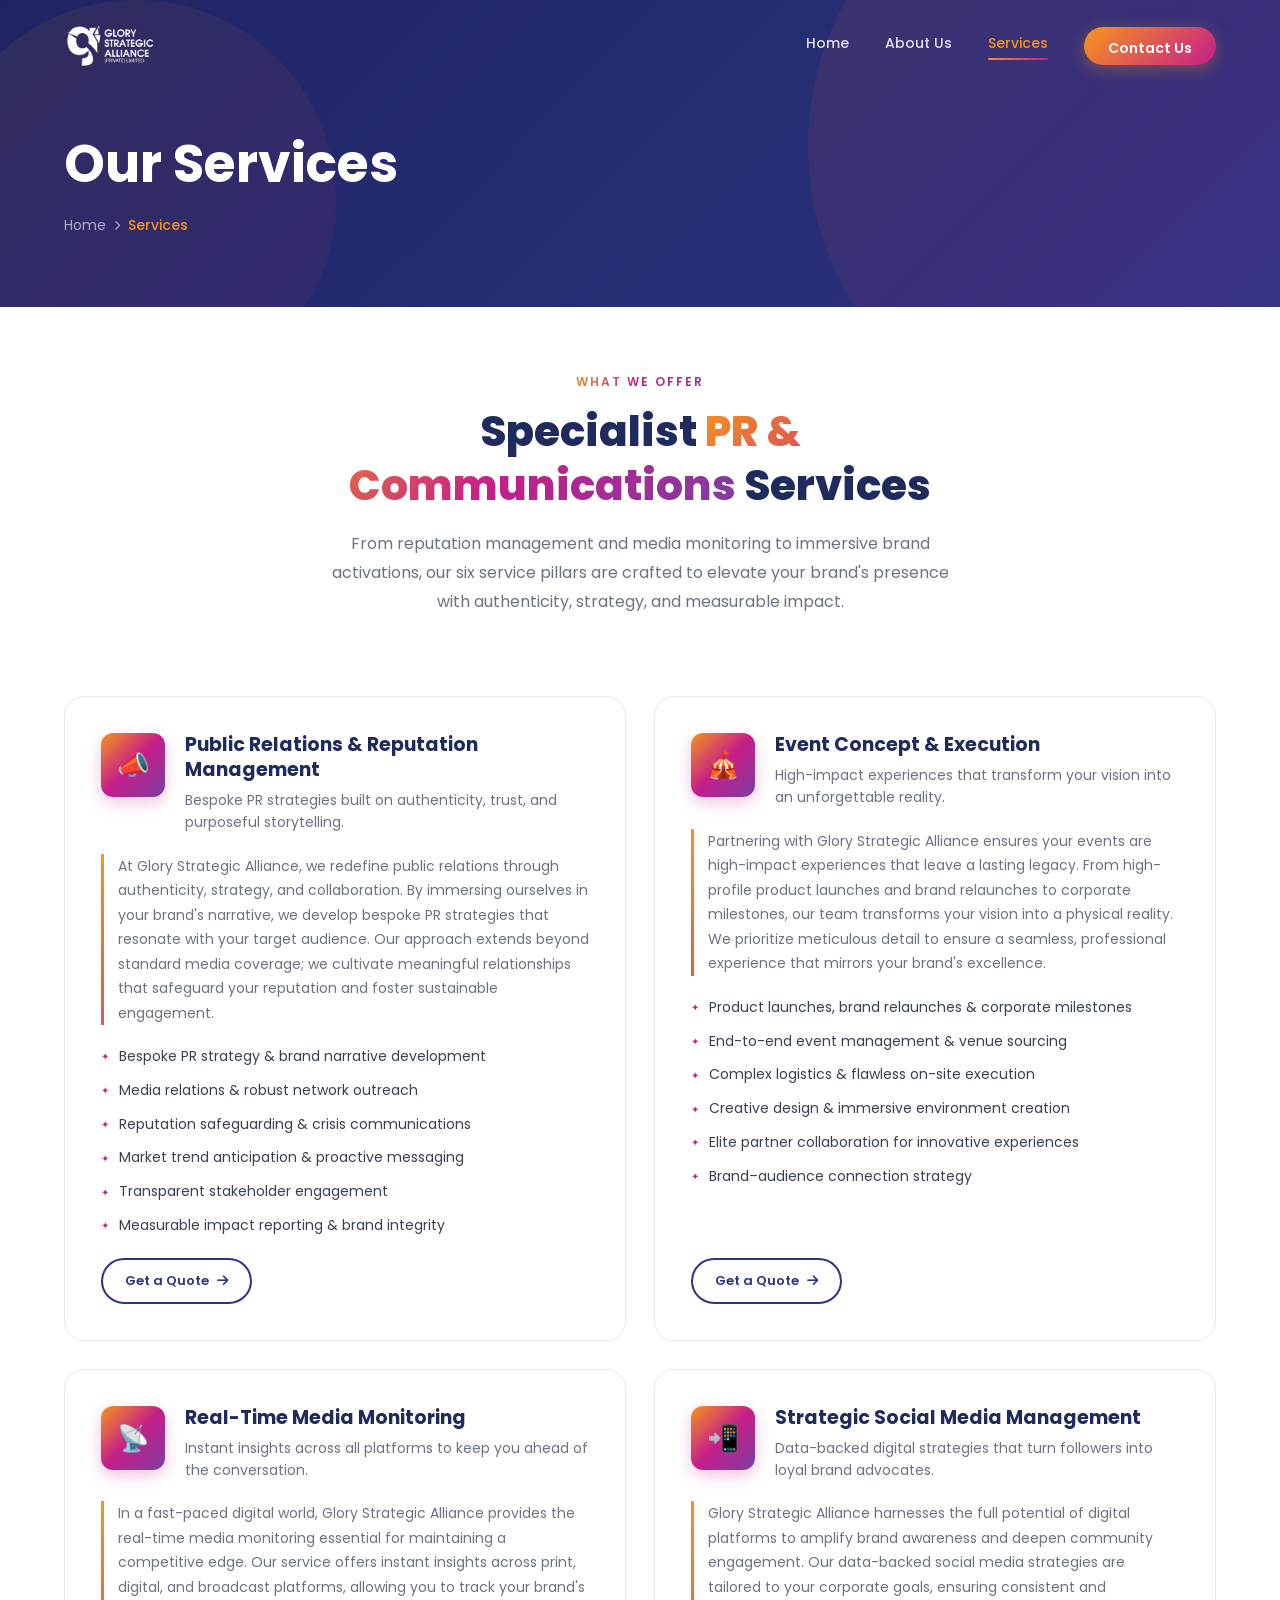
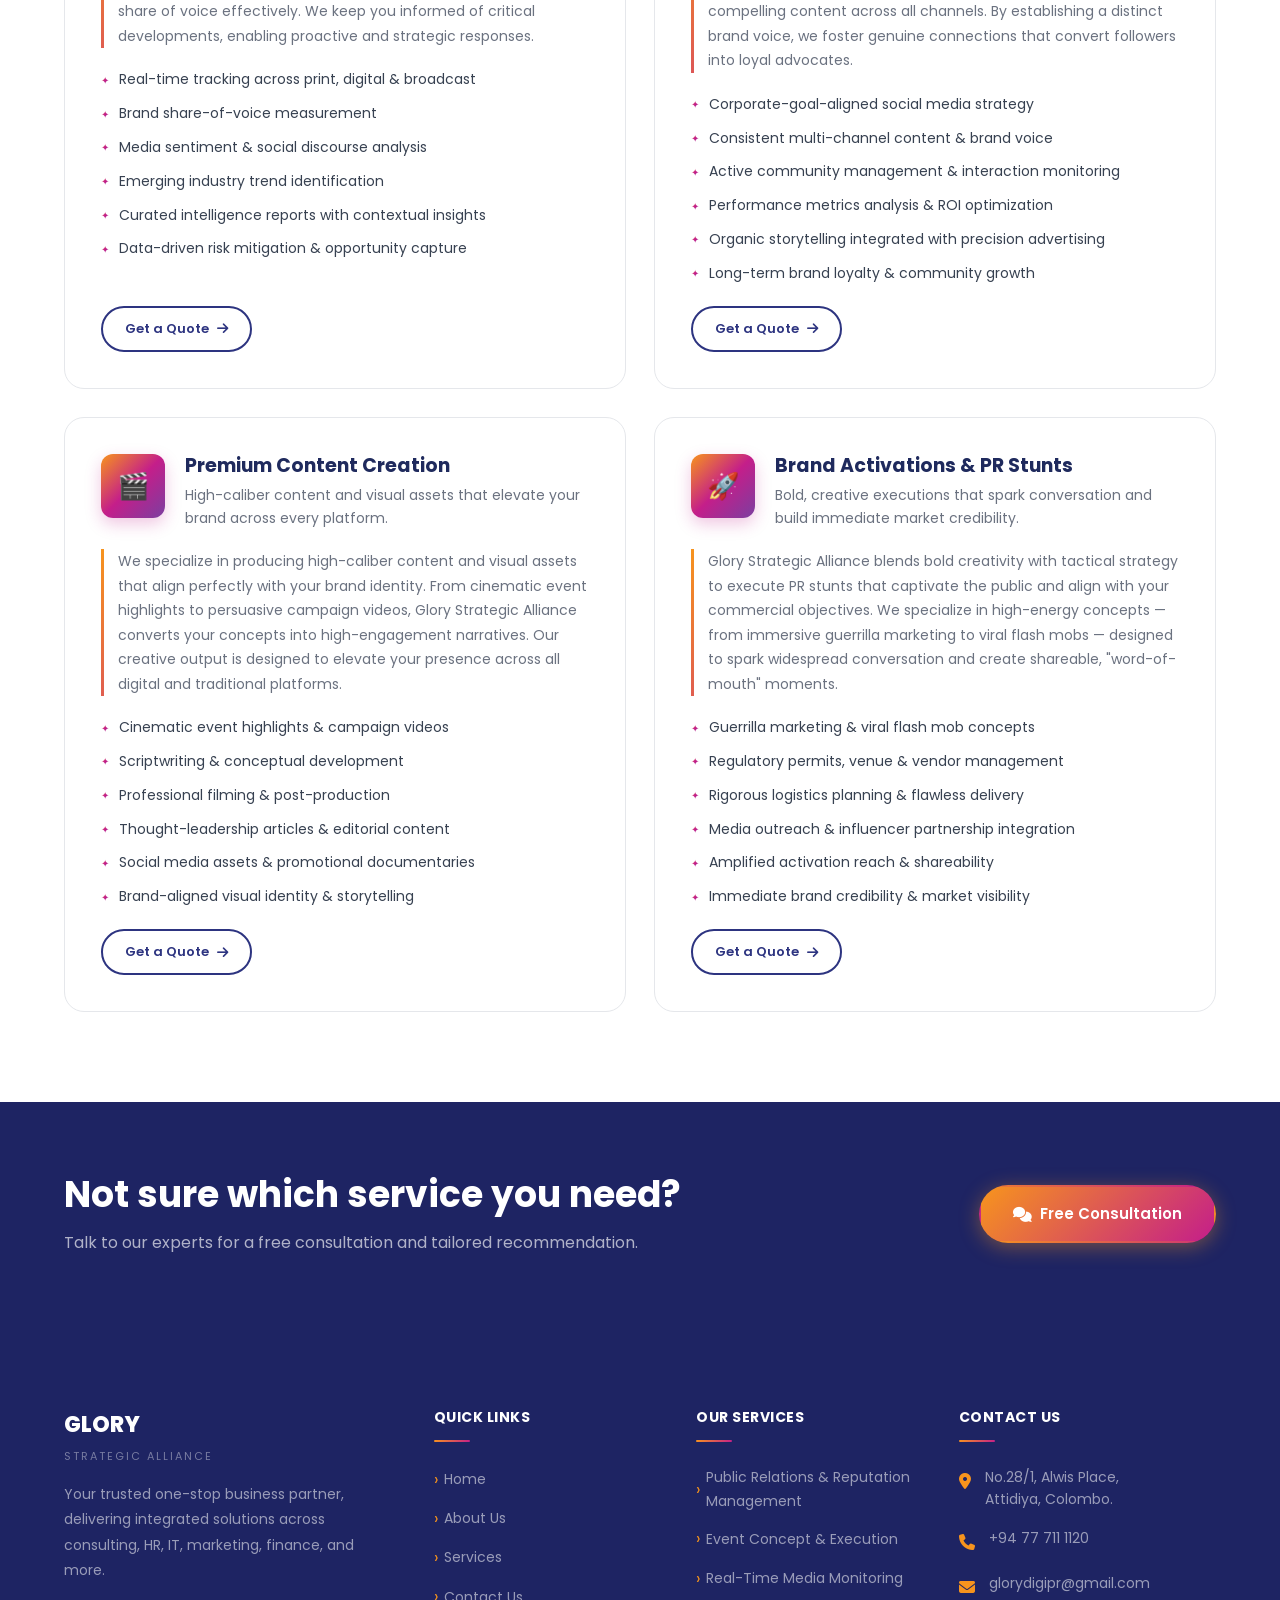
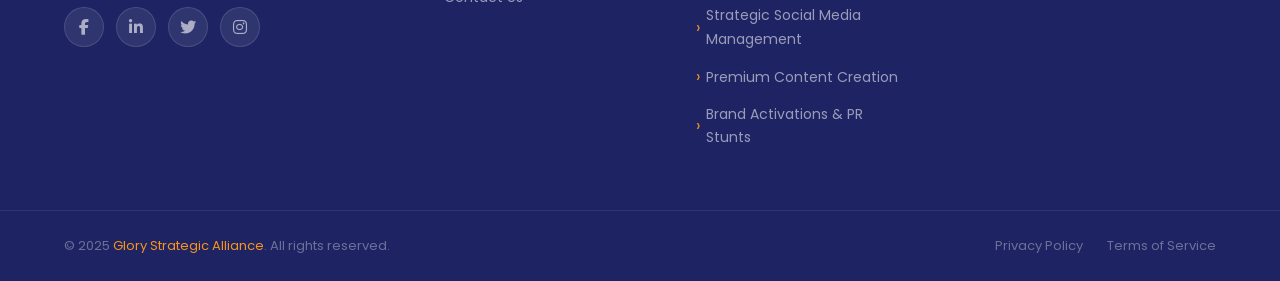
<file: services.html>
<!DOCTYPE html>
<html lang="en">
<head>
  <meta charset="UTF-8" />
  <meta name="viewport" content="width=device-width, initial-scale=1.0" />
  <title>Services — Glory Strategic Alliance</title>
  <meta name="description" content="Explore the comprehensive range of professional business services offered by Glory Strategic Alliance across consulting, HR, IT, marketing, finance, legal, and more." />
  <link rel="stylesheet" href="css/styles.css" />
  <link rel="stylesheet" href="https://cdnjs.cloudflare.com/ajax/libs/font-awesome/6.5.0/css/all.min.css" />
</head>
<body data-page="services">

  <!-- ========== NAVIGATION ========== -->
  <nav class="navbar scrolled" id="navbar">
    <div class="container navbar-inner">
      <a href="index.html" class="navbar-brand">
        <img src="images/logo.png" alt="Glory Strategic Alliance" class="navbar-logo" />
      </a>
      <div class="nav-links">
        <a href="index.html">Home</a>
        <a href="about.html">About Us</a>
        <a href="services.html" class="active">Services</a>
        <a href="contact.html" class="nav-cta">Contact Us</a>
      </div>
      <button class="hamburger" id="hamburger" aria-label="Toggle menu" aria-expanded="false">
        <span></span><span></span><span></span>
      </button>
    </div>
  </nav>
  <nav class="mobile-nav" id="mobileNav">
    <a href="index.html">Home</a>
    <a href="about.html">About Us</a>
    <a href="services.html" class="active">Services</a>
    <a href="contact.html" class="nav-cta">Contact Us</a>
  </nav>
  <div class="nav-overlay" id="navOverlay"></div>

  <!-- ========== PAGE BANNER ========== -->
  <section class="page-banner">
    <div class="container page-banner-content">
      <h1>Our Services</h1>
      <nav class="breadcrumb" aria-label="Breadcrumb">
        <a href="index.html">Home</a>
        <span class="sep"><i class="fas fa-chevron-right"></i></span>
        <span class="current">Services</span>
      </nav>
    </div>
  </section>

  <!-- ========== SERVICES INTRO ========== -->
  <section class="section-sm">
    <div class="container" style="text-align:center; max-width:700px; margin:0 auto;">
      <span class="section-tag">What We Offer</span>
      <h2 class="section-heading">Specialist <span>PR &amp; Communications</span> Services</h2>
      <p style="font-size:16px; color:var(--mid-gray); line-height:1.8; margin-top:12px;">
        From reputation management and media monitoring to immersive brand activations, our six service pillars are crafted to elevate your brand's presence with authenticity, strategy, and measurable impact.
      </p>
    </div>
  </section>

  <!-- ========== SERVICES FULL GRID ========== -->
  <section class="section" style="padding-top:20px;">
    <div class="container">
      <div class="services-full-grid">

        <!-- 1. Public Relations & Reputation Management -->
        <div class="service-full-card reveal reveal-delay-1">
          <div class="service-full-header">
            <div class="service-full-icon">📣</div>
            <div class="service-full-header-text">
              <h3>Public Relations &amp; Reputation Management</h3>
              <p>Bespoke PR strategies built on authenticity, trust, and purposeful storytelling.</p>
            </div>
          </div>
          <p class="service-full-desc">At Glory Strategic Alliance, we redefine public relations through authenticity, strategy, and collaboration. By immersing ourselves in your brand's narrative, we develop bespoke PR strategies that resonate with your target audience. Our approach extends beyond standard media coverage; we cultivate meaningful relationships that safeguard your reputation and foster sustainable engagement.</p>
          <ul class="service-full-list">
            <li>Bespoke PR strategy &amp; brand narrative development</li>
            <li>Media relations &amp; robust network outreach</li>
            <li>Reputation safeguarding &amp; crisis communications</li>
            <li>Market trend anticipation &amp; proactive messaging</li>
            <li>Transparent stakeholder engagement</li>
            <li>Measurable impact reporting &amp; brand integrity</li>
          </ul>
          <div class="service-cta-wrap">
            <a href="contact.html" class="btn btn-outline-dark btn-sm">Get a Quote <i class="fas fa-arrow-right"></i></a>
          </div>
        </div>

        <!-- 2. Event Concept & Execution -->
        <div class="service-full-card reveal reveal-delay-2">
          <div class="service-full-header">
            <div class="service-full-icon">🎪</div>
            <div class="service-full-header-text">
              <h3>Event Concept &amp; Execution</h3>
              <p>High-impact experiences that transform your vision into an unforgettable reality.</p>
            </div>
          </div>
          <p class="service-full-desc">Partnering with Glory Strategic Alliance ensures your events are high-impact experiences that leave a lasting legacy. From high-profile product launches and brand relaunches to corporate milestones, our team transforms your vision into a physical reality. We prioritize meticulous detail to ensure a seamless, professional experience that mirrors your brand's excellence.</p>
          <ul class="service-full-list">
            <li>Product launches, brand relaunches &amp; corporate milestones</li>
            <li>End-to-end event management &amp; venue sourcing</li>
            <li>Complex logistics &amp; flawless on-site execution</li>
            <li>Creative design &amp; immersive environment creation</li>
            <li>Elite partner collaboration for innovative experiences</li>
            <li>Brand–audience connection strategy</li>
          </ul>
          <div class="service-cta-wrap">
            <a href="contact.html" class="btn btn-outline-dark btn-sm">Get a Quote <i class="fas fa-arrow-right"></i></a>
          </div>
        </div>

        <!-- 3. Real-Time Media Monitoring -->
        <div class="service-full-card reveal reveal-delay-1">
          <div class="service-full-header">
            <div class="service-full-icon">📡</div>
            <div class="service-full-header-text">
              <h3>Real-Time Media Monitoring</h3>
              <p>Instant insights across all platforms to keep you ahead of the conversation.</p>
            </div>
          </div>
          <p class="service-full-desc">In a fast-paced digital world, Glory Strategic Alliance provides the real-time media monitoring essential for maintaining a competitive edge. Our service offers instant insights across print, digital, and broadcast platforms, allowing you to track your brand's share of voice effectively. We keep you informed of critical developments, enabling proactive and strategic responses.</p>
          <ul class="service-full-list">
            <li>Real-time tracking across print, digital &amp; broadcast</li>
            <li>Brand share-of-voice measurement</li>
            <li>Media sentiment &amp; social discourse analysis</li>
            <li>Emerging industry trend identification</li>
            <li>Curated intelligence reports with contextual insights</li>
            <li>Data-driven risk mitigation &amp; opportunity capture</li>
          </ul>
          <div class="service-cta-wrap">
            <a href="contact.html" class="btn btn-outline-dark btn-sm">Get a Quote <i class="fas fa-arrow-right"></i></a>
          </div>
        </div>

        <!-- 4. Strategic Social Media Management -->
        <div class="service-full-card reveal reveal-delay-2">
          <div class="service-full-header">
            <div class="service-full-icon">📲</div>
            <div class="service-full-header-text">
              <h3>Strategic Social Media Management</h3>
              <p>Data-backed digital strategies that turn followers into loyal brand advocates.</p>
            </div>
          </div>
          <p class="service-full-desc">Glory Strategic Alliance harnesses the full potential of digital platforms to amplify brand awareness and deepen community engagement. Our data-backed social media strategies are tailored to your corporate goals, ensuring consistent and compelling content across all channels. By establishing a distinct brand voice, we foster genuine connections that convert followers into loyal advocates.</p>
          <ul class="service-full-list">
            <li>Corporate-goal-aligned social media strategy</li>
            <li>Consistent multi-channel content &amp; brand voice</li>
            <li>Active community management &amp; interaction monitoring</li>
            <li>Performance metrics analysis &amp; ROI optimization</li>
            <li>Organic storytelling integrated with precision advertising</li>
            <li>Long-term brand loyalty &amp; community growth</li>
          </ul>
          <div class="service-cta-wrap">
            <a href="contact.html" class="btn btn-outline-dark btn-sm">Get a Quote <i class="fas fa-arrow-right"></i></a>
          </div>
        </div>

        <!-- 5. Premium Content Creation -->
        <div class="service-full-card reveal reveal-delay-1">
          <div class="service-full-header">
            <div class="service-full-icon">🎬</div>
            <div class="service-full-header-text">
              <h3>Premium Content Creation</h3>
              <p>High-caliber content and visual assets that elevate your brand across every platform.</p>
            </div>
          </div>
          <p class="service-full-desc">We specialize in producing high-caliber content and visual assets that align perfectly with your brand identity. From cinematic event highlights to persuasive campaign videos, Glory Strategic Alliance converts your concepts into high-engagement narratives. Our creative output is designed to elevate your presence across all digital and traditional platforms.</p>
          <ul class="service-full-list">
            <li>Cinematic event highlights &amp; campaign videos</li>
            <li>Scriptwriting &amp; conceptual development</li>
            <li>Professional filming &amp; post-production</li>
            <li>Thought-leadership articles &amp; editorial content</li>
            <li>Social media assets &amp; promotional documentaries</li>
            <li>Brand-aligned visual identity &amp; storytelling</li>
          </ul>
          <div class="service-cta-wrap">
            <a href="contact.html" class="btn btn-outline-dark btn-sm">Get a Quote <i class="fas fa-arrow-right"></i></a>
          </div>
        </div>

        <!-- 6. Brand Activations & PR Stunts -->
        <div class="service-full-card reveal reveal-delay-2">
          <div class="service-full-header">
            <div class="service-full-icon">🚀</div>
            <div class="service-full-header-text">
              <h3>Brand Activations &amp; PR Stunts</h3>
              <p>Bold, creative executions that spark conversation and build immediate market credibility.</p>
            </div>
          </div>
          <p class="service-full-desc">Glory Strategic Alliance blends bold creativity with tactical strategy to execute PR stunts that captivate the public and align with your commercial objectives. We specialize in high-energy concepts — from immersive guerrilla marketing to viral flash mobs — designed to spark widespread conversation and create shareable, "word-of-mouth" moments.</p>
          <ul class="service-full-list">
            <li>Guerrilla marketing &amp; viral flash mob concepts</li>
            <li>Regulatory permits, venue &amp; vendor management</li>
            <li>Rigorous logistics planning &amp; flawless delivery</li>
            <li>Media outreach &amp; influencer partnership integration</li>
            <li>Amplified activation reach &amp; shareability</li>
            <li>Immediate brand credibility &amp; market visibility</li>
          </ul>
          <div class="service-cta-wrap">
            <a href="contact.html" class="btn btn-outline-dark btn-sm">Get a Quote <i class="fas fa-arrow-right"></i></a>
          </div>
        </div>

      </div>
    </div>
  </section>

  <!-- ========== CTA SECTION ========== -->
  <section class="section section-dark" style="padding:70px 0;">
    <div class="container" style="display:flex; align-items:center; justify-content:space-between; flex-wrap:wrap; gap:32px;">
      <div>
        <h2 style="color:var(--white); font-size:clamp(24px,3.5vw,36px); margin-bottom:10px;">Not sure which service you need?</h2>
        <p style="color:rgba(255,255,255,0.65); font-size:16px;">Talk to our experts for a free consultation and tailored recommendation.</p>
      </div>
      <a href="contact.html" class="btn btn-primary" style="flex-shrink:0;">
        <i class="fas fa-comments"></i> Free Consultation
      </a>
    </div>
  </section>

  <!-- ========== FOOTER ========== -->
  <footer class="footer">
    <div class="container">
      <div class="footer-grid">
        <div>
          <div class="footer-brand-name">GLORY</div>
          <div class="footer-brand-tag">Strategic Alliance</div>
          <p class="footer-about">Your trusted one-stop business partner, delivering integrated solutions across consulting, HR, IT, marketing, finance, and more.</p>
          <div class="footer-socials">
            <a href="#" class="social-icon" aria-label="Facebook"><i class="fab fa-facebook-f"></i></a>
            <a href="#" class="social-icon" aria-label="LinkedIn"><i class="fab fa-linkedin-in"></i></a>
            <a href="#" class="social-icon" aria-label="Twitter"><i class="fab fa-twitter"></i></a>
            <a href="#" class="social-icon" aria-label="Instagram"><i class="fab fa-instagram"></i></a>
          </div>
        </div>
        <div>
          <div class="footer-heading">Quick Links</div>
          <ul class="footer-links">
            <li><a href="index.html">Home</a></li>
            <li><a href="about.html">About Us</a></li>
            <li><a href="services.html">Services</a></li>
            <li><a href="contact.html">Contact Us</a></li>
          </ul>
        </div>
        <div>
          <div class="footer-heading">Our Services</div>
          <ul class="footer-links">
            <li><a href="services.html">Public Relations &amp; Reputation Management</a></li>
            <li><a href="services.html">Event Concept &amp; Execution</a></li>
            <li><a href="services.html">Real-Time Media Monitoring</a></li>
            <li><a href="services.html">Strategic Social Media Management</a></li>
            <li><a href="services.html">Premium Content Creation</a></li>
            <li><a href="services.html">Brand Activations &amp; PR Stunts</a></li>
          </ul>
        </div>
        <div>
          <div class="footer-heading">Contact Us</div>
          <div class="footer-contact-item">
            <span class="footer-contact-icon"><i class="fas fa-map-marker-alt"></i></span>
            <span class="footer-contact-text">No.28/1, Alwis Place,<br>Attidiya, Colombo.</span>
          </div>
          <div class="footer-contact-item">
            <span class="footer-contact-icon"><i class="fas fa-phone"></i></span>
            <span class="footer-contact-text"><a href="tel:+94777111120">+94 77 711 1120</a></span>
          </div>
          <div class="footer-contact-item">
            <span class="footer-contact-icon"><i class="fas fa-envelope"></i></span>
            <span class="footer-contact-text"><a href="mailto:glorydigipr@gmail.com">glorydigipr@gmail.com</a></span>
          </div>
        </div>
      </div>
    </div>
    <div class="footer-bottom">
      <div class="container" style="display:flex; width:100%; align-items:center; justify-content:space-between; flex-wrap:wrap; gap:12px;">
        <p class="footer-copy">&copy; 2025 <a href="index.html">Glory Strategic Alliance</a>. All rights reserved.</p>
        <div class="footer-bottom-links">
          <a href="#">Privacy Policy</a>
          <a href="#">Terms of Service</a>
        </div>
      </div>
    </div>
  </footer>

  <script src="js/main.js"></script>
</body>
</html>
</file>
<file: css/styles.css>
/* =============================================
   GLORY STRATEGIC ALLIANCE — Design System
   ============================================= */

/* --- Google Fonts Import --- */
@import url('https://fonts.googleapis.com/css2?family=Poppins:wght@300;400;500;600;700;800&display=swap');

/* --- CSS Custom Properties (Design Tokens) --- */
:root {
  --navy:       #2D3480;
  --deep-blue:  #1E2463;
  --orange:     #F7941D;
  --magenta:    #C41E8A;
  --purple:     #7B3FA0;
  --white:      #FFFFFF;
  --light-gray: #F7F8FC;
  --mid-gray:   #6B7280;
  --border:     #E5E7EB;
  --text-dark:  #1F2A5D;
  --text-body:  #374151;

  --gradient-brand: linear-gradient(135deg, #F7941D 0%, #C41E8A 50%, #7B3FA0 100%);
  --gradient-cta:   linear-gradient(135deg, #F7941D, #C41E8A);
  --gradient-dark:  linear-gradient(135deg, #1E2463, #2D3480);

  --shadow-sm:  0 2px 8px rgba(45, 52, 128, 0.08);
  --shadow-md:  0 8px 30px rgba(45, 52, 128, 0.12);
  --shadow-lg:  0 20px 60px rgba(45, 52, 128, 0.18);

  --radius-sm:  6px;
  --radius-md:  12px;
  --radius-lg:  20px;
  --radius-xl:  32px;

  --transition: all 0.3s ease;
  --font:       'Poppins', sans-serif;
}

/* --- Reset & Base --- */
*, *::before, *::after {
  box-sizing: border-box;
  margin: 0;
  padding: 0;
}

html {
  scroll-behavior: smooth;
}

body {
  font-family: var(--font);
  font-size: 16px;
  line-height: 1.7;
  color: var(--text-body);
  background: var(--white);
  overflow-x: hidden;
}

img {
  max-width: 100%;
  height: auto;
  display: block;
}

a {
  text-decoration: none;
  color: inherit;
  transition: var(--transition);
}

ul {
  list-style: none;
}

h1, h2, h3, h4, h5 {
  font-weight: 700;
  color: var(--text-dark);
  line-height: 1.3;
}

/* --- Layout Utilities --- */
.container {
  max-width: 1200px;
  margin: 0 auto;
  padding: 0 24px;
}

.section {
  padding: 90px 0;
}

.section-sm {
  padding: 60px 0;
}

.section-dark {
  background: var(--deep-blue);
  color: var(--white);
}

.section-light {
  background: var(--light-gray);
}

/* --- Section Headings --- */
.section-tag {
  display: inline-block;
  font-size: 12px;
  font-weight: 600;
  letter-spacing: 2px;
  text-transform: uppercase;
  background: var(--gradient-brand);
  -webkit-background-clip: text;
  -webkit-text-fill-color: transparent;
  background-clip: text;
  margin-bottom: 12px;
}

.section-heading {
  font-size: clamp(28px, 4vw, 42px);
  font-weight: 800;
  color: var(--text-dark);
  margin-bottom: 16px;
}

.section-heading span {
  background: var(--gradient-brand);
  -webkit-background-clip: text;
  -webkit-text-fill-color: transparent;
  background-clip: text;
}

.section-subtext {
  font-size: 17px;
  color: var(--mid-gray);
  max-width: 600px;
}

.section-header {
  margin-bottom: 56px;
}

.section-header.centered {
  text-align: center;
}

.section-header.centered .section-subtext {
  margin: 0 auto;
}

/* --- Buttons --- */
.btn {
  display: inline-flex;
  align-items: center;
  gap: 8px;
  padding: 14px 32px;
  border-radius: 50px;
  font-family: var(--font);
  font-size: 15px;
  font-weight: 600;
  cursor: pointer;
  border: 2px solid transparent;
  transition: var(--transition);
  white-space: nowrap;
}

.btn-primary {
  background: var(--gradient-cta);
  color: var(--white);
  box-shadow: 0 4px 20px rgba(247, 148, 29, 0.4);
}

.btn-primary:hover {
  transform: translateY(-2px);
  box-shadow: 0 8px 30px rgba(247, 148, 29, 0.5);
  color: var(--white);
}

.btn-outline {
  background: transparent;
  color: var(--white);
  border-color: rgba(255,255,255,0.6);
}

.btn-outline:hover {
  background: var(--white);
  color: var(--navy);
  border-color: var(--white);
}

.btn-outline-dark {
  background: transparent;
  color: var(--navy);
  border-color: var(--navy);
}

.btn-outline-dark:hover {
  background: var(--navy);
  color: var(--white);
}

.btn-sm {
  padding: 10px 22px;
  font-size: 13px;
}

/* =============================================
   NAVIGATION
   ============================================= */
.navbar {
  position: fixed;
  top: 0;
  left: 0;
  right: 0;
  z-index: 1000;
  padding: 20px 0;
  transition: var(--transition);
  background: transparent;
}

.navbar.scrolled {
  background: var(--white);
  padding: 14px 0;
  box-shadow: var(--shadow-md);
}

.navbar-inner {
  display: flex;
  align-items: center;
  justify-content: space-between;
}

.navbar-brand {
  display: flex;
  align-items: center;
  gap: 12px;
}

.navbar-logo {
  height: 52px;
  width: auto;
  display: block;
  object-fit: contain;
  transition: var(--transition);
  /* Make logo visible on dark hero background */
  filter: brightness(0) invert(1);
}

.navbar.scrolled .navbar-logo {
  height: 44px;
  /* Restore original colors on white navbar */
  filter: none;
}

.brand-name {
  font-size: 18px;
  font-weight: 800;
  color: var(--white);
  letter-spacing: 0.5px;
  transition: var(--transition);
}

.navbar.scrolled .brand-name {
  color: var(--navy);
}

.brand-tagline {
  font-size: 9px;
  font-weight: 500;
  letter-spacing: 2px;
  text-transform: uppercase;
  color: rgba(255,255,255,0.7);
  transition: var(--transition);
}

.navbar.scrolled .brand-tagline {
  color: var(--mid-gray);
}

.nav-links {
  display: flex;
  align-items: center;
  gap: 36px;
}

.nav-links a {
  font-size: 14px;
  font-weight: 500;
  color: rgba(255,255,255,0.85);
  position: relative;
  padding-bottom: 4px;
}

.navbar.scrolled .nav-links a {
  color: var(--text-body);
}

.nav-links a::after {
  content: '';
  position: absolute;
  bottom: 0;
  left: 0;
  width: 0;
  height: 2px;
  background: var(--gradient-cta);
  border-radius: 2px;
  transition: var(--transition);
}

.nav-links a:hover::after,
.nav-links a.active::after {
  width: 100%;
}

.nav-links a:hover,
.nav-links a.active {
  color: var(--orange);
}

.navbar.scrolled .nav-links a:hover,
.navbar.scrolled .nav-links a.active {
  color: var(--orange);
}

.nav-cta {
  background: var(--gradient-cta);
  color: var(--white) !important;
  padding: 10px 24px;
  border-radius: 50px;
  font-weight: 600 !important;
  box-shadow: 0 4px 16px rgba(247,148,29,0.35);
}

.nav-cta:hover {
  transform: translateY(-1px);
  box-shadow: 0 6px 20px rgba(247,148,29,0.5);
  color: var(--white) !important;
}

.nav-cta::after {
  display: none !important;
}

/* Hamburger */
.hamburger {
  display: none;
  flex-direction: column;
  gap: 5px;
  cursor: pointer;
  padding: 4px;
  background: none;
  border: none;
}

.hamburger span {
  display: block;
  width: 26px;
  height: 2px;
  background: var(--white);
  border-radius: 2px;
  transition: var(--transition);
}

.navbar.scrolled .hamburger span {
  background: var(--navy);
}

.hamburger.open span:nth-child(1) { transform: translateY(7px) rotate(45deg); }
.hamburger.open span:nth-child(2) { opacity: 0; }
.hamburger.open span:nth-child(3) { transform: translateY(-7px) rotate(-45deg); }

/* Mobile Nav Drawer */
.mobile-nav {
  position: fixed;
  top: 0;
  right: -100%;
  width: min(320px, 85vw);
  height: 100vh;
  background: var(--white);
  box-shadow: -8px 0 40px rgba(0,0,0,0.15);
  z-index: 999;
  transition: right 0.4s cubic-bezier(0.23, 1, 0.32, 1);
  display: flex;
  flex-direction: column;
  padding: 80px 32px 40px;
  gap: 28px;
}

.mobile-nav.open {
  right: 0;
}

.mobile-nav a {
  font-size: 18px;
  font-weight: 600;
  color: var(--text-dark);
  padding-bottom: 16px;
  border-bottom: 1px solid var(--border);
}

.mobile-nav a:hover,
.mobile-nav a.active {
  color: var(--orange);
}

.mobile-nav .nav-cta {
  border: none;
  box-shadow: none;
  padding: 14px 24px;
  border-radius: 50px;
  text-align: center;
}

.nav-overlay {
  position: fixed;
  inset: 0;
  background: rgba(0,0,0,0.5);
  z-index: 998;
  opacity: 0;
  visibility: hidden;
  transition: var(--transition);
}

.nav-overlay.open {
  opacity: 1;
  visibility: visible;
}

/* =============================================
   PAGE BANNER (Inner Pages)
   ============================================= */
.page-banner {
  background: var(--gradient-dark);
  padding: 130px 0 70px;
  position: relative;
  overflow: hidden;
}

.page-banner::before {
  content: '';
  position: absolute;
  top: -50%;
  right: -10%;
  width: 600px;
  height: 600px;
  background: var(--gradient-brand);
  border-radius: 50%;
  opacity: 0.1;
}

.page-banner::after {
  content: '';
  position: absolute;
  bottom: -30%;
  left: -5%;
  width: 400px;
  height: 400px;
  background: var(--gradient-cta);
  border-radius: 50%;
  opacity: 0.08;
}

.page-banner-content {
  position: relative;
  z-index: 1;
}

.page-banner h1 {
  font-size: clamp(32px, 5vw, 52px);
  color: var(--white);
  margin-bottom: 16px;
}

.breadcrumb {
  display: flex;
  align-items: center;
  gap: 8px;
  font-size: 14px;
  color: rgba(255,255,255,0.6);
}

.breadcrumb a {
  color: rgba(255,255,255,0.6);
}

.breadcrumb a:hover {
  color: var(--orange);
}

.breadcrumb .sep {
  font-size: 10px;
}

.breadcrumb .current {
  color: var(--orange);
  font-weight: 500;
}

/* =============================================
   HERO SECTION
   ============================================= */
.hero {
  position: relative;
  min-height: 100vh;
  display: flex;
  align-items: center;
  overflow: hidden;
  background: var(--deep-blue);
}

.hero-bg {
  position: absolute;
  inset: 0;
  background-image: url('../images/hero-bg.jpg');
  background-size: cover;
  background-position: center;
  opacity: 0.25;
}

.hero-overlay {
  position: absolute;
  inset: 0;
  background: linear-gradient(135deg, rgba(30,36,99,0.97) 0%, rgba(45,52,128,0.85) 50%, rgba(123,63,160,0.7) 100%);
}

.hero-shapes {
  position: absolute;
  inset: 0;
  overflow: hidden;
}

.hero-shape {
  position: absolute;
  border-radius: 50%;
  filter: blur(80px);
  opacity: 0.15;
  animation: floatShape 10s ease-in-out infinite;
}

.hero-shape-1 {
  width: 500px;
  height: 500px;
  background: var(--orange);
  top: -100px;
  right: 5%;
  animation-delay: 0s;
}

.hero-shape-2 {
  width: 350px;
  height: 350px;
  background: var(--magenta);
  bottom: -50px;
  right: 20%;
  animation-delay: 3s;
}

.hero-shape-3 {
  width: 250px;
  height: 250px;
  background: var(--purple);
  top: 30%;
  left: -50px;
  animation-delay: 6s;
}

@keyframes floatShape {
  0%, 100% { transform: translateY(0) scale(1); }
  50% { transform: translateY(-30px) scale(1.05); }
}

.hero-content {
  position: relative;
  z-index: 2;
  max-width: 700px;
}

.hero-badge {
  display: inline-flex;
  align-items: center;
  gap: 8px;
  background: rgba(255,255,255,0.1);
  border: 1px solid rgba(255,255,255,0.2);
  backdrop-filter: blur(10px);
  color: var(--white);
  padding: 8px 20px;
  border-radius: 50px;
  font-size: 13px;
  font-weight: 500;
  letter-spacing: 1px;
  text-transform: uppercase;
  margin-bottom: 24px;
}

.hero-badge-dot {
  width: 8px;
  height: 8px;
  border-radius: 50%;
  background: var(--orange);
  animation: pulse 2s infinite;
}

@keyframes pulse {
  0%, 100% { opacity: 1; transform: scale(1); }
  50% { opacity: 0.5; transform: scale(1.5); }
}

.hero h1 {
  font-size: clamp(36px, 5vw, 64px);
  font-weight: 800;
  color: var(--white);
  line-height: 1.15;
  margin-bottom: 24px;
}

.hero h1 .highlight {
  background: var(--gradient-brand);
  -webkit-background-clip: text;
  -webkit-text-fill-color: transparent;
  background-clip: text;
}

.hero-description {
  font-size: 18px;
  color: rgba(255,255,255,0.75);
  margin-bottom: 42px;
  max-width: 560px;
  line-height: 1.8;
}

.hero-ctas {
  display: flex;
  gap: 16px;
  flex-wrap: wrap;
}

.hero-stats {
  display: flex;
  gap: 48px;
  margin-top: 64px;
  padding-top: 40px;
  border-top: 1px solid rgba(255,255,255,0.12);
  flex-wrap: wrap;
}

.hero-stat-number {
  font-size: 36px;
  font-weight: 800;
  background: var(--gradient-brand);
  -webkit-background-clip: text;
  -webkit-text-fill-color: transparent;
  background-clip: text;
  line-height: 1;
  margin-bottom: 4px;
}

.hero-stat-label {
  font-size: 13px;
  color: rgba(255,255,255,0.55);
  font-weight: 400;
}

/* =============================================
   CLIENT SLIDER
   ============================================= */
.clients-section {
  padding: 40px 0;
  background: var(--white);
  border-top: 1px solid var(--border);
  border-bottom: 1px solid var(--border);
}

.clients-label {
  text-align: center;
  font-size: 12px;
  font-weight: 600;
  letter-spacing: 2px;
  text-transform: uppercase;
  color: var(--mid-gray);
  margin-bottom: 28px;
}

.slider-track-wrapper {
  overflow: hidden;
  position: relative;
}

.slider-track-wrapper::before,
.slider-track-wrapper::after {
  content: '';
  position: absolute;
  top: 0;
  bottom: 0;
  width: 80px;
  z-index: 2;
}

.slider-track-wrapper::before {
  left: 0;
  background: linear-gradient(to right, var(--white), transparent);
}

.slider-track-wrapper::after {
  right: 0;
  background: linear-gradient(to left, var(--white), transparent);
}

.slider-track {
  display: flex;
  gap: 60px;
  animation: marquee 30s linear infinite;
  width: max-content;
}

.slider-track:hover {
  animation-play-state: paused;
}

@keyframes marquee {
  0% { transform: translateX(0); }
  100% { transform: translateX(-50%); }
}

.client-logo {
  width: 160px;
  min-height: 90px;
  display: flex;
  flex-direction: column;
  align-items: center;
  justify-content: center;
  gap: 10px;
  background: var(--white);
  border-radius: var(--radius-md);
  padding: 16px 14px 12px;
  flex-shrink: 0;
  border: 1px solid var(--border);
  transition: var(--transition);
}

.client-logo-img-wrap {
  width: 120px;
  height: 52px;
  display: flex;
  align-items: center;
  justify-content: center;
  background: #ffffff;
  border-radius: 6px;
}

.client-logo img {
  max-height: 62px;
  max-width: 132px;
  width: auto;
  height: auto;
  object-fit: contain;
  display: block;
  /* Crisp rendering for logos */
  image-rendering: -webkit-optimize-contrast;
}

.client-logo span {
  font-size: 11px;
  font-weight: 600;
  color: var(--mid-gray);
  text-align: center;
  line-height: 1.3;
  letter-spacing: 0.3px;
  transition: var(--transition);
}

.client-logo:hover {
  border-color: var(--orange);
  transform: translateY(-4px);
  box-shadow: 0 8px 24px rgba(247, 148, 29, 0.18);
  background: var(--white);
}

.client-logo:hover span {
  background: var(--gradient-brand);
  -webkit-background-clip: text;
  -webkit-text-fill-color: transparent;
  background-clip: text;
}

/* =============================================
   ONE-STOP SHOP SECTION
   ============================================= */
.onestop-grid {
  display: grid;
  grid-template-columns: repeat(2, 1fr);
  gap: 32px;
}

.onestop-card {
  background: var(--white);
  border: 1px solid var(--border);
  border-radius: var(--radius-lg);
  padding: 40px;
  display: flex;
  gap: 24px;
  transition: var(--transition);
  position: relative;
  overflow: hidden;
}

.onestop-card::before {
  content: '';
  position: absolute;
  top: 0;
  left: 0;
  right: 0;
  height: 4px;
  background: var(--gradient-brand);
  transform: scaleX(0);
  transform-origin: left;
  transition: transform 0.4s ease;
}

.onestop-card:hover::before {
  transform: scaleX(1);
}

.onestop-card:hover {
  transform: translateY(-4px);
  box-shadow: var(--shadow-lg);
  border-color: transparent;
}

.onestop-icon {
  width: 60px;
  height: 60px;
  border-radius: var(--radius-md);
  background: var(--gradient-brand);
  display: flex;
  align-items: center;
  justify-content: center;
  font-size: 24px;
  flex-shrink: 0;
  box-shadow: 0 8px 20px rgba(247,148,29,0.3);
}

.onestop-body h3 {
  font-size: 18px;
  color: var(--text-dark);
  margin-bottom: 10px;
}

.onestop-body p {
  font-size: 14px;
  color: var(--mid-gray);
  line-height: 1.7;
}

/* =============================================
   SERVICES PREVIEW CARDS
   ============================================= */
.services-grid {
  display: grid;
  grid-template-columns: repeat(3, 1fr);
  gap: 28px;
}

.service-card {
  background: var(--white);
  border-radius: var(--radius-lg);
  padding: 36px 28px;
  text-align: center;
  border: 1px solid var(--border);
  transition: var(--transition);
  position: relative;
  overflow: hidden;
}

.service-card:hover {
  transform: translateY(-6px);
  box-shadow: var(--shadow-lg);
  border-color: transparent;
}

.service-icon-wrap {
  width: 72px;
  height: 72px;
  border-radius: 50%;
  background: var(--gradient-brand);
  display: flex;
  align-items: center;
  justify-content: center;
  font-size: 28px;
  margin: 0 auto 24px;
  box-shadow: 0 8px 20px rgba(196,30,138,0.25);
  transition: var(--transition);
}

.service-card:hover .service-icon-wrap {
  transform: scale(1.1) rotate(5deg);
  box-shadow: 0 12px 30px rgba(196,30,138,0.4);
}

.service-card h3 {
  font-size: 18px;
  color: var(--text-dark);
  margin-bottom: 12px;
}

.service-card p {
  font-size: 14px;
  color: var(--mid-gray);
  line-height: 1.7;
  margin-bottom: 20px;
}

.service-link {
  font-size: 13px;
  font-weight: 600;
  background: var(--gradient-brand);
  -webkit-background-clip: text;
  -webkit-text-fill-color: transparent;
  background-clip: text;
  display: inline-flex;
  align-items: center;
  gap: 6px;
}

.service-link:hover {
  gap: 10px;
}

/* =============================================
   FULL SERVICES PAGE
   ============================================= */
.services-full-grid {
  display: grid;
  grid-template-columns: repeat(2, 1fr);
  gap: 28px;
}

.service-full-card {
  background: var(--white);
  border: 1px solid var(--border);
  border-radius: var(--radius-lg);
  padding: 36px;
  transition: var(--transition);
  display: flex;
  flex-direction: column;
  gap: 20px;
}

.service-full-card:hover {
  transform: translateY(-4px);
  box-shadow: var(--shadow-lg);
  border-color: var(--orange);
}

.service-full-header {
  display: flex;
  align-items: flex-start;
  gap: 20px;
}

.service-full-icon {
  width: 64px;
  height: 64px;
  border-radius: var(--radius-md);
  background: var(--gradient-brand);
  display: flex;
  align-items: center;
  justify-content: center;
  font-size: 26px;
  flex-shrink: 0;
  box-shadow: 0 6px 16px rgba(196,30,138,0.25);
}

.service-full-header-text h3 {
  font-size: 19px;
  color: var(--text-dark);
  margin-bottom: 6px;
}

.service-full-header-text p {
  font-size: 14px;
  color: var(--mid-gray);
  line-height: 1.6;
}

.service-full-desc {
  font-size: 14px;
  color: var(--mid-gray);
  line-height: 1.75;
  border-left: 3px solid;
  border-image: var(--gradient-brand) 1;
  padding-left: 14px;
}

.service-full-list {
  display: flex;
  flex-direction: column;
  gap: 10px;
}

.service-full-list li {
  display: flex;
  align-items: center;
  gap: 10px;
  font-size: 14px;
  color: var(--text-body);
}

.service-full-list li::before {
  content: '✦';
  font-size: 10px;
  background: var(--gradient-brand);
  -webkit-background-clip: text;
  -webkit-text-fill-color: transparent;
  background-clip: text;
  flex-shrink: 0;
}

.service-cta-wrap {
  margin-top: auto;
}

/* =============================================
   TEAM SECTION
   ============================================= */
.team-grid {
  display: grid;
  grid-template-columns: repeat(3, 1fr);
  gap: 32px;
}

.team-card {
  background: var(--white);
  border-radius: var(--radius-lg);
  overflow: hidden;
  border: 1px solid var(--border);
  transition: var(--transition);
  text-align: center;
}

.team-card:hover {
  transform: translateY(-6px);
  box-shadow: var(--shadow-lg);
  border-color: transparent;
}

.team-photo-wrap {
  position: relative;
  overflow: hidden;
  height: 260px;
}

.team-photo-wrap img {
  width: 100%;
  height: 100%;
  object-fit: cover;
  object-position: top center;
  transition: transform 0.5s ease;
}

.team-card:hover .team-photo-wrap img {
  transform: scale(1.06);
}

.team-overlay {
  position: absolute;
  inset: 0;
  background: var(--gradient-brand);
  opacity: 0;
  transition: var(--transition);
  display: flex;
  align-items: center;
  justify-content: center;
  gap: 16px;
}

.team-card:hover .team-overlay {
  opacity: 0.9;
}

.team-social-link {
  width: 44px;
  height: 44px;
  border-radius: 50%;
  background: var(--white);
  display: flex;
  align-items: center;
  justify-content: center;
  color: var(--navy);
  font-size: 18px;
  transform: translateY(20px);
  transition: var(--transition);
}

.team-card:hover .team-social-link {
  transform: translateY(0);
}

.team-info {
  padding: 24px;
}

.team-name {
  font-size: 18px;
  font-weight: 700;
  color: var(--text-dark);
  margin-bottom: 4px;
}

.team-role {
  font-size: 13px;
  font-weight: 500;
  background: var(--gradient-brand);
  -webkit-background-clip: text;
  -webkit-text-fill-color: transparent;
  background-clip: text;
  margin-bottom: 12px;
}

.team-bio {
  font-size: 13px;
  color: var(--mid-gray);
  line-height: 1.6;
}

/* =============================================
   MISSION / VISION
   ============================================= */
.mv-grid {
  display: grid;
  grid-template-columns: 1fr 1fr;
  gap: 32px;
}

.mv-card {
  background: var(--white);
  border-radius: var(--radius-lg);
  padding: 48px 40px;
  position: relative;
  overflow: hidden;
  border: 1px solid var(--border);
  transition: var(--transition);
}

.mv-card:hover {
  box-shadow: var(--shadow-lg);
  border-color: transparent;
}

.mv-card-accent {
  position: absolute;
  top: 0;
  left: 0;
  right: 0;
  height: 5px;
  background: var(--gradient-brand);
}

.mv-icon {
  font-size: 48px;
  margin-bottom: 20px;
}

.mv-card h3 {
  font-size: 22px;
  margin-bottom: 14px;
}

.mv-card p {
  font-size: 15px;
  color: var(--mid-gray);
  line-height: 1.8;
}

/* =============================================
   CONTACT PAGE
   ============================================= */
.contact-grid {
  display: grid;
  grid-template-columns: 1fr 1.6fr;
  gap: 48px;
  align-items: start;
}

.contact-info-card {
  background: var(--gradient-dark);
  border-radius: var(--radius-lg);
  padding: 48px 40px;
  color: var(--white);
  position: relative;
  overflow: hidden;
}

.contact-info-card::before {
  content: '';
  position: absolute;
  bottom: -60px;
  right: -60px;
  width: 250px;
  height: 250px;
  background: var(--gradient-brand);
  border-radius: 50%;
  opacity: 0.12;
}

.contact-info-heading {
  font-size: 26px;
  color: var(--white);
  margin-bottom: 8px;
}

.contact-info-sub {
  font-size: 14px;
  color: rgba(255,255,255,0.6);
  margin-bottom: 40px;
}

.contact-detail-item {
  display: flex;
  align-items: flex-start;
  gap: 20px;
  margin-bottom: 32px;
}

.contact-detail-icon {
  width: 48px;
  height: 48px;
  border-radius: var(--radius-sm);
  background: rgba(255,255,255,0.1);
  display: flex;
  align-items: center;
  justify-content: center;
  font-size: 20px;
  flex-shrink: 0;
  border: 1px solid rgba(255,255,255,0.15);
}

.contact-detail-text .label {
  font-size: 11px;
  font-weight: 600;
  letter-spacing: 1.5px;
  text-transform: uppercase;
  color: var(--orange);
  margin-bottom: 4px;
}

.contact-detail-text p {
  font-size: 15px;
  color: rgba(255,255,255,0.85);
  line-height: 1.6;
}

/* Contact Form */
.contact-form-card {
  background: var(--white);
  border-radius: var(--radius-lg);
  padding: 48px 40px;
  border: 1px solid var(--border);
  box-shadow: var(--shadow-md);
}

.form-heading {
  font-size: 24px;
  font-weight: 700;
  color: var(--text-dark);
  margin-bottom: 8px;
}

.form-sub {
  font-size: 14px;
  color: var(--mid-gray);
  margin-bottom: 32px;
}

.form-group {
  margin-bottom: 24px;
}

.form-row {
  display: grid;
  grid-template-columns: 1fr 1fr;
  gap: 20px;
}

.form-group label {
  display: block;
  font-size: 13px;
  font-weight: 600;
  color: var(--text-dark);
  margin-bottom: 8px;
}

.form-group input,
.form-group select,
.form-group textarea {
  width: 100%;
  padding: 14px 18px;
  border: 1.5px solid var(--border);
  border-radius: var(--radius-sm);
  font-family: var(--font);
  font-size: 14px;
  color: var(--text-body);
  background: var(--white);
  transition: var(--transition);
  outline: none;
}

.form-group input:focus,
.form-group select:focus,
.form-group textarea:focus {
  border-color: var(--orange);
  box-shadow: 0 0 0 3px rgba(247,148,29,0.12);
}

.form-group textarea {
  height: 140px;
  resize: vertical;
}

.form-status {
  margin-top: 16px;
  padding: 14px 20px;
  border-radius: var(--radius-sm);
  font-size: 14px;
  font-weight: 500;
  display: none;
}

.form-status.success {
  background: #ECFDF5;
  color: #065F46;
  border: 1px solid #A7F3D0;
  display: block;
}

.form-status.error {
  background: #FEF2F2;
  color: #991B1B;
  border: 1px solid #FECACA;
  display: block;
}

/* Map */
.map-section {
  padding: 60px 0 0;
}

.map-wrapper {
  border-radius: var(--radius-lg);
  overflow: hidden;
  box-shadow: var(--shadow-md);
  border: 1px solid var(--border);
}

.map-wrapper iframe {
  display: block;
  width: 100%;
  height: 420px;
  border: none;
}

/* =============================================
   FOOTER
   ============================================= */
.footer {
  background: var(--deep-blue);
  padding: 80px 0 0;
}

.footer-grid {
  display: grid;
  grid-template-columns: 1.5fr 1fr 1fr 1.2fr;
  gap: 48px;
  padding-bottom: 60px;
}

.footer-brand-name {
  font-size: 22px;
  font-weight: 800;
  color: var(--white);
  margin-bottom: 4px;
}

.footer-brand-tag {
  font-size: 11px;
  letter-spacing: 2px;
  text-transform: uppercase;
  color: rgba(255,255,255,0.4);
  margin-bottom: 16px;
}

.footer-about {
  font-size: 14px;
  color: rgba(255,255,255,0.55);
  line-height: 1.8;
  margin-bottom: 24px;
}

.footer-socials {
  display: flex;
  gap: 12px;
}

.social-icon {
  width: 40px;
  height: 40px;
  border-radius: 50%;
  background: rgba(255,255,255,0.08);
  border: 1px solid rgba(255,255,255,0.12);
  display: flex;
  align-items: center;
  justify-content: center;
  color: rgba(255,255,255,0.6);
  font-size: 16px;
  transition: var(--transition);
}

.social-icon:hover {
  background: var(--gradient-cta);
  border-color: transparent;
  color: var(--white);
  transform: translateY(-3px);
}

.footer-heading {
  font-size: 14px;
  font-weight: 700;
  color: var(--white);
  letter-spacing: 0.5px;
  text-transform: uppercase;
  margin-bottom: 24px;
  position: relative;
  padding-bottom: 12px;
}

.footer-heading::after {
  content: '';
  position: absolute;
  bottom: 0;
  left: 0;
  width: 36px;
  height: 2px;
  background: var(--gradient-cta);
  border-radius: 2px;
}

.footer-links {
  display: flex;
  flex-direction: column;
  gap: 12px;
}

.footer-links a {
  font-size: 14px;
  color: rgba(255,255,255,0.55);
  display: inline-flex;
  align-items: center;
  gap: 6px;
}

.footer-links a::before {
  content: '›';
  color: var(--orange);
  font-size: 16px;
  line-height: 1;
}

.footer-links a:hover {
  color: var(--orange);
  padding-left: 4px;
}

.footer-contact-item {
  display: flex;
  align-items: flex-start;
  gap: 14px;
  margin-bottom: 16px;
}

.footer-contact-icon {
  font-size: 16px;
  color: var(--orange);
  margin-top: 2px;
  flex-shrink: 0;
}

.footer-contact-text {
  font-size: 14px;
  color: rgba(255,255,255,0.55);
  line-height: 1.6;
}

.footer-contact-text a {
  color: rgba(255,255,255,0.55);
}

.footer-contact-text a:hover {
  color: var(--orange);
}

.footer-bottom {
  border-top: 1px solid rgba(255,255,255,0.08);
  padding: 24px 0;
  display: flex;
  align-items: center;
  justify-content: space-between;
  flex-wrap: wrap;
  gap: 12px;
}

.footer-copy {
  font-size: 13px;
  color: rgba(255,255,255,0.35);
}

.footer-copy a {
  color: var(--orange);
}

.footer-bottom-links {
  display: flex;
  gap: 24px;
}

.footer-bottom-links a {
  font-size: 13px;
  color: rgba(255,255,255,0.35);
}

.footer-bottom-links a:hover {
  color: var(--orange);
}

/* =============================================
   SCROLL REVEAL ANIMATIONS
   ============================================= */
.reveal {
  opacity: 0;
  transform: translateY(30px);
  transition: opacity 0.7s ease, transform 0.7s ease;
}

.reveal.visible {
  opacity: 1;
  transform: translateY(0);
}

.reveal-delay-1 { transition-delay: 0.1s; }
.reveal-delay-2 { transition-delay: 0.2s; }
.reveal-delay-3 { transition-delay: 0.3s; }
.reveal-delay-4 { transition-delay: 0.4s; }
.reveal-delay-5 { transition-delay: 0.5s; }

/* =============================================
   RESPONSIVE
   ============================================= */
@media (max-width: 1024px) {
  .services-grid    { grid-template-columns: repeat(2, 1fr); }
  .footer-grid      { grid-template-columns: 1fr 1fr; }
}

@media (max-width: 768px) {
  .nav-links        { display: none; }
  .hamburger        { display: flex; }

  .section          { padding: 64px 0; }

  .hero h1          { font-size: 36px; }
  .hero-description { font-size: 16px; }

  .onestop-grid     { grid-template-columns: 1fr; }
  .services-grid    { grid-template-columns: 1fr; }
  .services-full-grid { grid-template-columns: 1fr; }
  .team-grid        { grid-template-columns: 1fr 1fr; }
  .mv-grid          { grid-template-columns: 1fr; }
  .contact-grid     { grid-template-columns: 1fr; }

  .footer-grid      { grid-template-columns: 1fr; gap: 36px; }
  .footer-bottom    { text-align: center; justify-content: center; }

  .hero-stats       { gap: 28px; }
  .form-row         { grid-template-columns: 1fr; }

  .page-banner      { padding: 110px 0 56px; }

  .contact-info-card { padding: 36px 28px; }
  .contact-form-card { padding: 36px 28px; }
}

@media (max-width: 480px) {
  .team-grid        { grid-template-columns: 1fr; }
  .hero-ctas        { flex-direction: column; }
  .hero-ctas .btn   { width: 100%; justify-content: center; }
  .hero-stats       { flex-direction: column; gap: 20px; }
  .container        { padding: 0 16px; }
}
</file>
